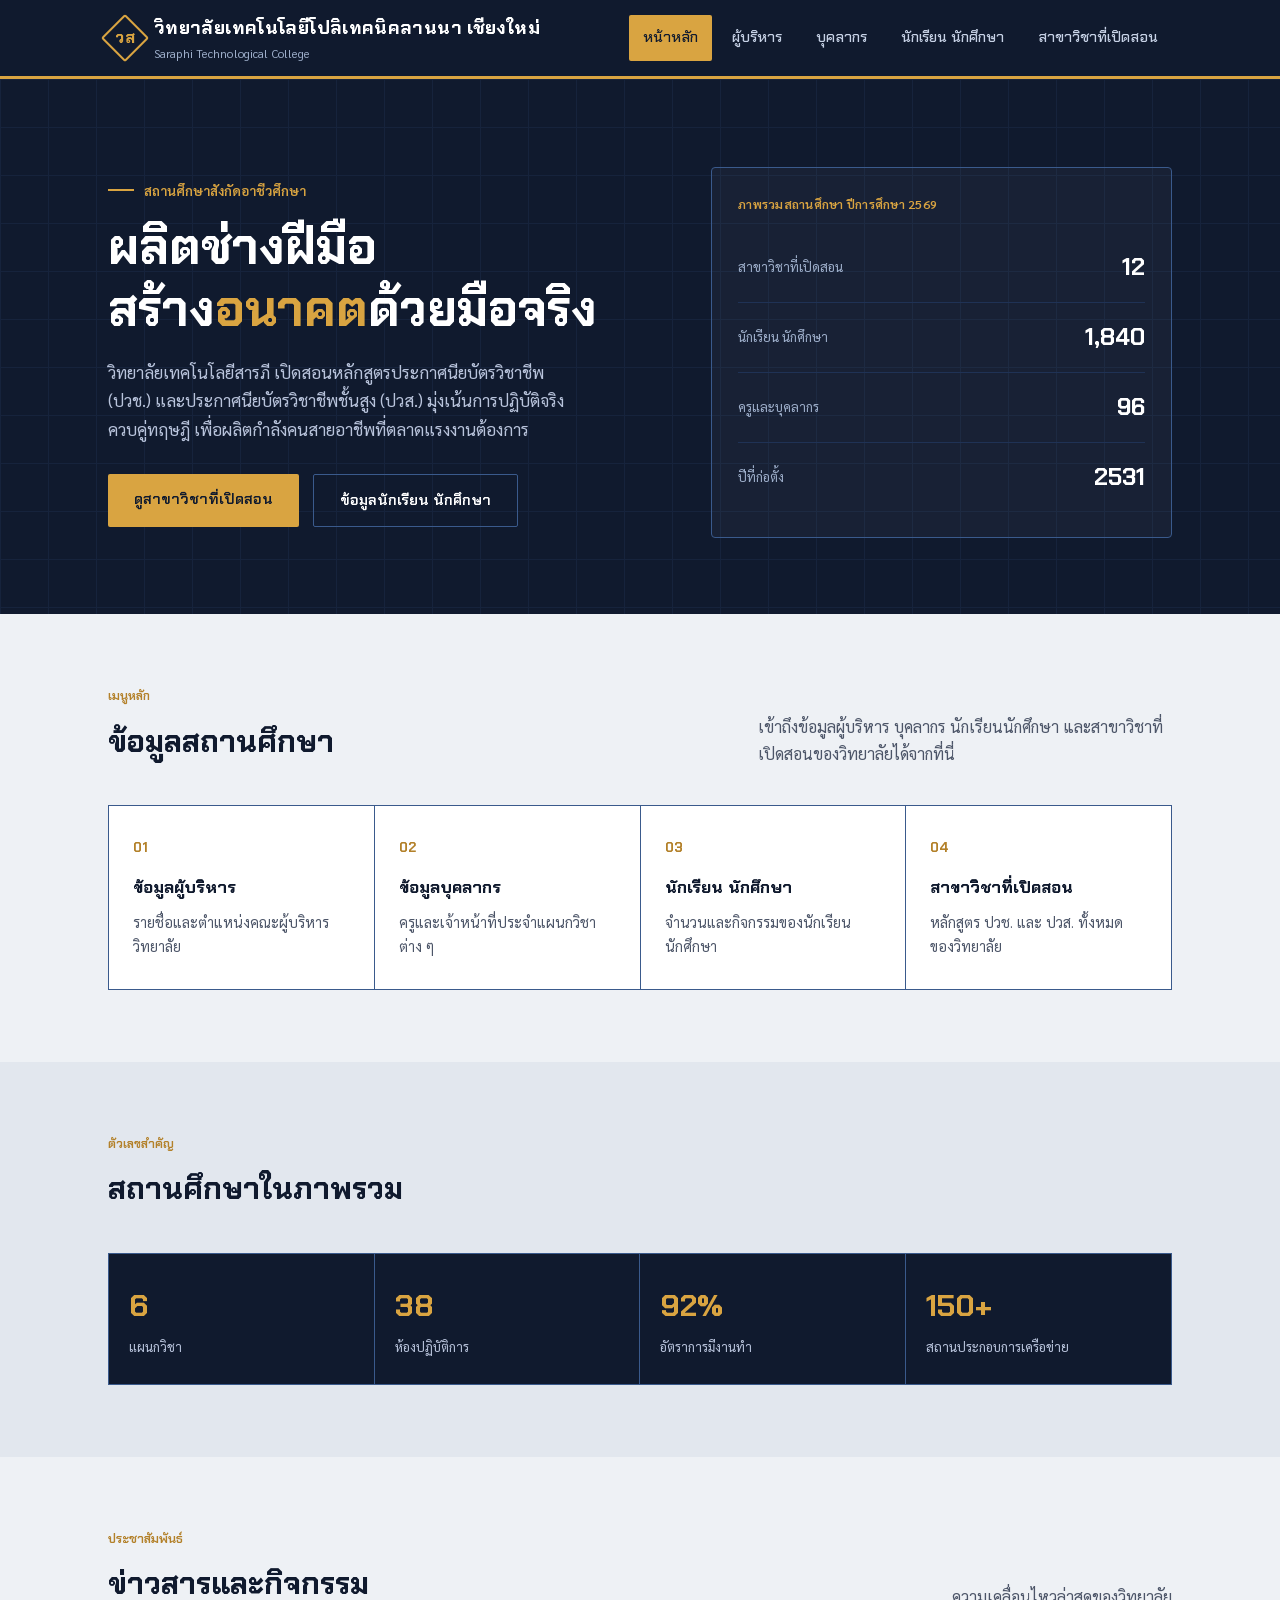
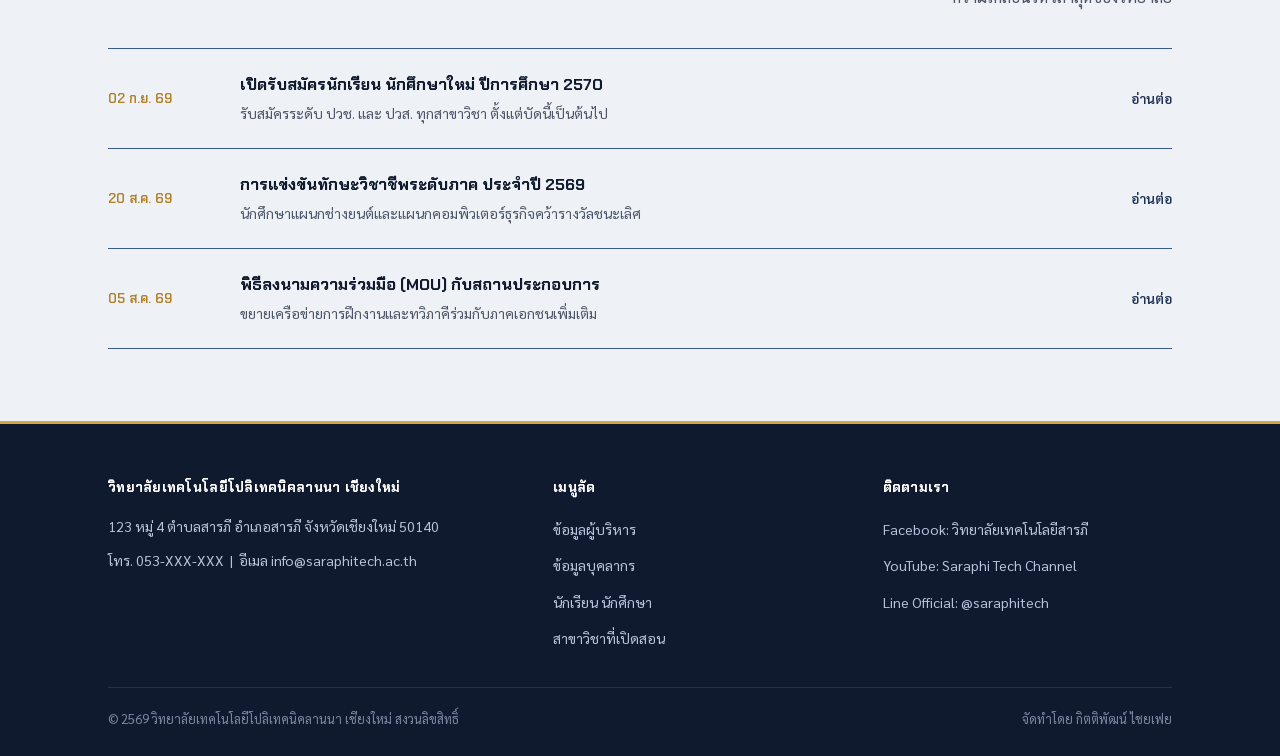
<file: index.html>
<!DOCTYPE html>
<html lang="th">
<head>
<meta charset="UTF-8">
<meta name="viewport" content="width=device-width, initial-scale=1.0">
<title>วิทยาลัยเทคโนโลยีโปลิเทคนิคลานนา เชียงใหม่ | หน้าหลัก</title>
<link rel="stylesheet" href="style.css">
</head>
<body>

<header class="site-header">
  <div class="wrap">
    <a class="brand" href="index.html">
      <span class="mark"><span>วส</span></span>
      <span>
      วิทยาลัยเทคโนโลยีโปลิเทคนิคลานนา เชียงใหม่
        <small>Saraphi Technological College</small>
      </span>
    </a>
    <button class="nav-toggle" aria-label="เปิดเมนู">
      <span></span><span></span><span></span>
    </button>
    <nav class="nav">
      <a href="index.html" class="active">หน้าหลัก</a>
      <a href="executives.html">ผู้บริหาร</a>
      <a href="staff.html">บุคลากร</a>
      <a href="students.html">นักเรียน นักศึกษา</a>
      <a href="programs.html">สาขาวิชาที่เปิดสอน</a>
    </nav>
  </div>
</header>

<section class="hero">
  <div class="wrap">
    <div>
      <p class="hero-eyebrow">สถานศึกษาสังกัดอาชีวศึกษา</p>
      <h1>ผลิตช่างฝีมือ<br>สร้าง<em>อนาคต</em>ด้วยมือจริง</h1>
      <p class="lead">วิทยาลัยเทคโนโลยีสารภี เปิดสอนหลักสูตรประกาศนียบัตรวิชาชีพ (ปวช.) และประกาศนียบัตรวิชาชีพชั้นสูง (ปวส.) มุ่งเน้นการปฏิบัติจริงควบคู่ทฤษฎี เพื่อผลิตกำลังคนสายอาชีพที่ตลาดแรงงานต้องการ</p>
      <div class="hero-actions">
        <a href="programs.html" class="btn btn-primary">ดูสาขาวิชาที่เปิดสอน</a>
        <a href="students.html" class="btn btn-ghost">ข้อมูลนักเรียน นักศึกษา</a>
      </div>
    </div>
    <div class="hero-panel">
      <p class="panel-title">ภาพรวมสถานศึกษา ปีการศึกษา 2569</p>
      <div class="stat-row">
        <span class="stat-label">สาขาวิชาที่เปิดสอน</span>
        <span class="stat-num">12</span>
      </div>
      <div class="stat-row">
        <span class="stat-label">นักเรียน นักศึกษา</span>
        <span class="stat-num">1,840</span>
      </div>
      <div class="stat-row">
        <span class="stat-label">ครูและบุคลากร</span>
        <span class="stat-num">96</span>
      </div>
      <div class="stat-row">
        <span class="stat-label">ปีที่ก่อตั้ง</span>
        <span class="stat-num">2531</span>
      </div>
    </div>
  </div>
</section>

<section class="section">
  <div class="wrap">
    <div class="section-head">
      <div>
        <p class="tag">เมนูหลัก</p>
        <h2>ข้อมูลสถานศึกษา</h2>
      </div>
      <p>เข้าถึงข้อมูลผู้บริหาร บุคลากร นักเรียนนักศึกษา และสาขาวิชาที่เปิดสอนของวิทยาลัยได้จากที่นี่</p>
    </div>
    <div class="quick-grid">
      <a class="quick-card" href="executives.html">
        <p class="qn">01</p>
        <h3>ข้อมูลผู้บริหาร</h3>
        <p>รายชื่อและตำแหน่งคณะผู้บริหารวิทยาลัย</p>
      </a>
      <a class="quick-card" href="staff.html">
        <p class="qn">02</p>
        <h3>ข้อมูลบุคลากร</h3>
        <p>ครูและเจ้าหน้าที่ประจำแผนกวิชาต่าง ๆ</p>
      </a>
      <a class="quick-card" href="students.html">
        <p class="qn">03</p>
        <h3>นักเรียน นักศึกษา</h3>
        <p>จำนวนและกิจกรรมของนักเรียนนักศึกษา</p>
      </a>
      <a class="quick-card" href="programs.html">
        <p class="qn">04</p>
        <h3>สาขาวิชาที่เปิดสอน</h3>
        <p>หลักสูตร ปวช. และ ปวส. ทั้งหมดของวิทยาลัย</p>
      </a>
    </div>
  </div>
</section>

<section class="section section-alt">
  <div class="wrap">
    <div class="section-head">
      <div>
        <p class="tag">ตัวเลขสำคัญ</p>
        <h2>สถานศึกษาในภาพรวม</h2>
      </div>
    </div>
    <div class="stat-strip">
      <div class="stat-cell"><div class="n">6</div><div class="l">แผนกวิชา</div></div>
      <div class="stat-cell"><div class="n">38</div><div class="l">ห้องปฏิบัติการ</div></div>
      <div class="stat-cell"><div class="n">92%</div><div class="l">อัตราการมีงานทำ</div></div>
      <div class="stat-cell"><div class="n">150+</div><div class="l">สถานประกอบการเครือข่าย</div></div>
    </div>
  </div>
</section>

<section class="section">
  <div class="wrap">
    <div class="section-head">
      <div>
        <p class="tag">ประชาสัมพันธ์</p>
        <h2>ข่าวสารและกิจกรรม</h2>
      </div>
      <p>ความเคลื่อนไหวล่าสุดของวิทยาลัย</p>
    </div>
    <div class="news-list">
      <div class="news-item">
        <span class="news-date">02 ก.ย. 69</span>
        <div>
          <h4>เปิดรับสมัครนักเรียน นักศึกษาใหม่ ปีการศึกษา 2570</h4>
          <p>รับสมัครระดับ ปวช. และ ปวส. ทุกสาขาวิชา ตั้งแต่บัดนี้เป็นต้นไป</p>
        </div>
        <span class="news-more">อ่านต่อ</span>
      </div>
      <div class="news-item">
        <span class="news-date">20 ส.ค. 69</span>
        <div>
          <h4>การแข่งขันทักษะวิชาชีพระดับภาค ประจำปี 2569</h4>
          <p>นักศึกษาแผนกช่างยนต์และแผนกคอมพิวเตอร์ธุรกิจคว้ารางวัลชนะเลิศ</p>
        </div>
        <span class="news-more">อ่านต่อ</span>
      </div>
      <div class="news-item">
        <span class="news-date">05 ส.ค. 69</span>
        <div>
          <h4>พิธีลงนามความร่วมมือ (MOU) กับสถานประกอบการ</h4>
          <p>ขยายเครือข่ายการฝึกงานและทวิภาคีร่วมกับภาคเอกชนเพิ่มเติม</p>
        </div>
        <span class="news-more">อ่านต่อ</span>
      </div>
    </div>
  </div>
</section>

<footer class="site-footer">
  <div class="wrap">
    <div class="footer-grid">
      <div>
        <h4>วิทยาลัยเทคโนโลยีโปลิเทคนิคลานนา เชียงใหม่</h4>
        <p>123 หมู่ 4 ตำบลสารภี อำเภอสารภี จังหวัดเชียงใหม่ 50140</p>
        <p>โทร. 053-XXX-XXX &nbsp;|&nbsp; อีเมล info@saraphitech.ac.th</p>
      </div>
      <div>
        <h4>เมนูลัด</h4>
        <ul>
          <li><a href="executives.html">ข้อมูลผู้บริหาร</a></li>
          <li><a href="staff.html">ข้อมูลบุคลากร</a></li>
          <li><a href="students.html">นักเรียน นักศึกษา</a></li>
          <li><a href="programs.html">สาขาวิชาที่เปิดสอน</a></li>
        </ul>
      </div>
      <div>
        <h4>ติดตามเรา</h4>
        <ul>
          <li><a href="#">Facebook: วิทยาลัยเทคโนโลยีสารภี</a></li>
          <li><a href="#">YouTube: Saraphi Tech Channel</a></li>
          <li><a href="#">Line Official: @saraphitech</a></li>
        </ul>
      </div>
    </div>
    <div class="footer-bottom">
      <span>© 2569  วิทยาลัยเทคโนโลยีโปลิเทคนิคลานนา เชียงใหม่ สงวนลิขสิทธิ์</span>
      <span>จัดทำโดย กิตติพัฒน์ ไชยเฟย</span>
    </div>
  </div>
</footer>

<script src="nav.js"></script>
</body>
</html>
</file>
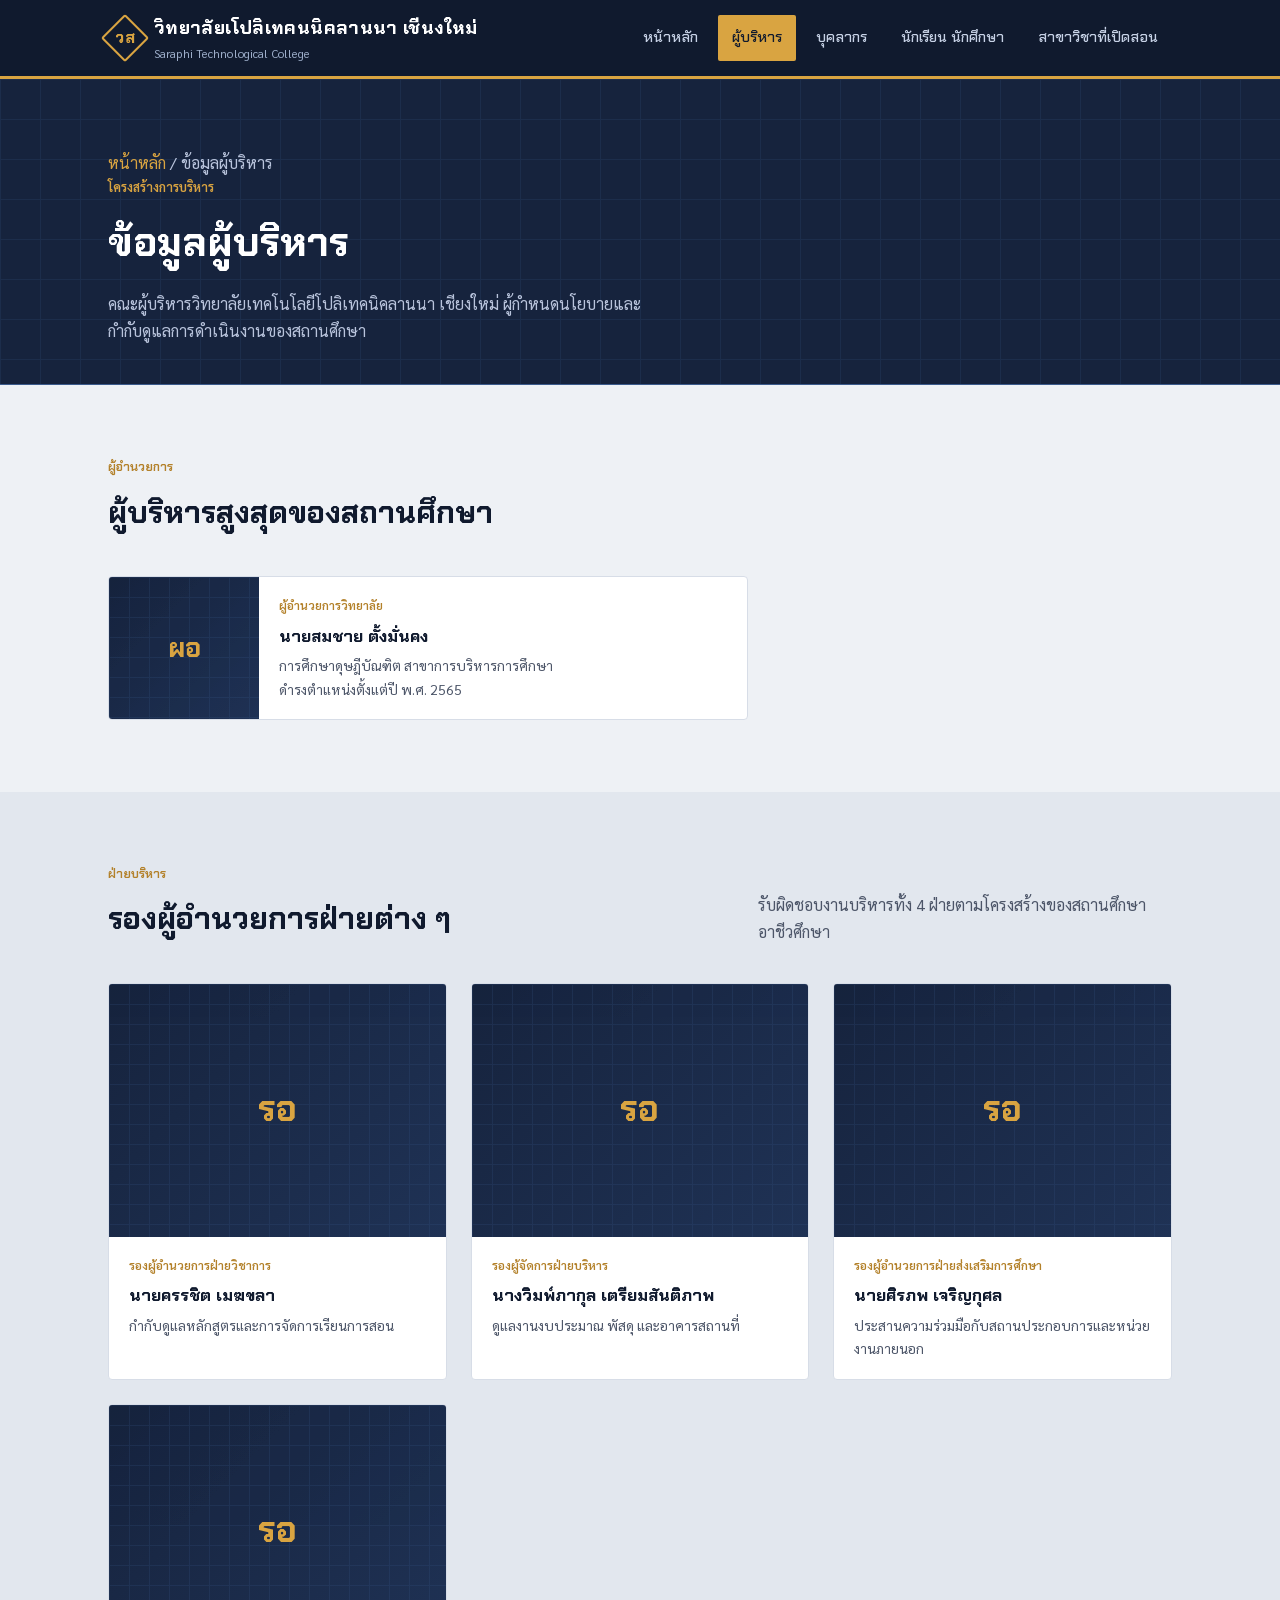
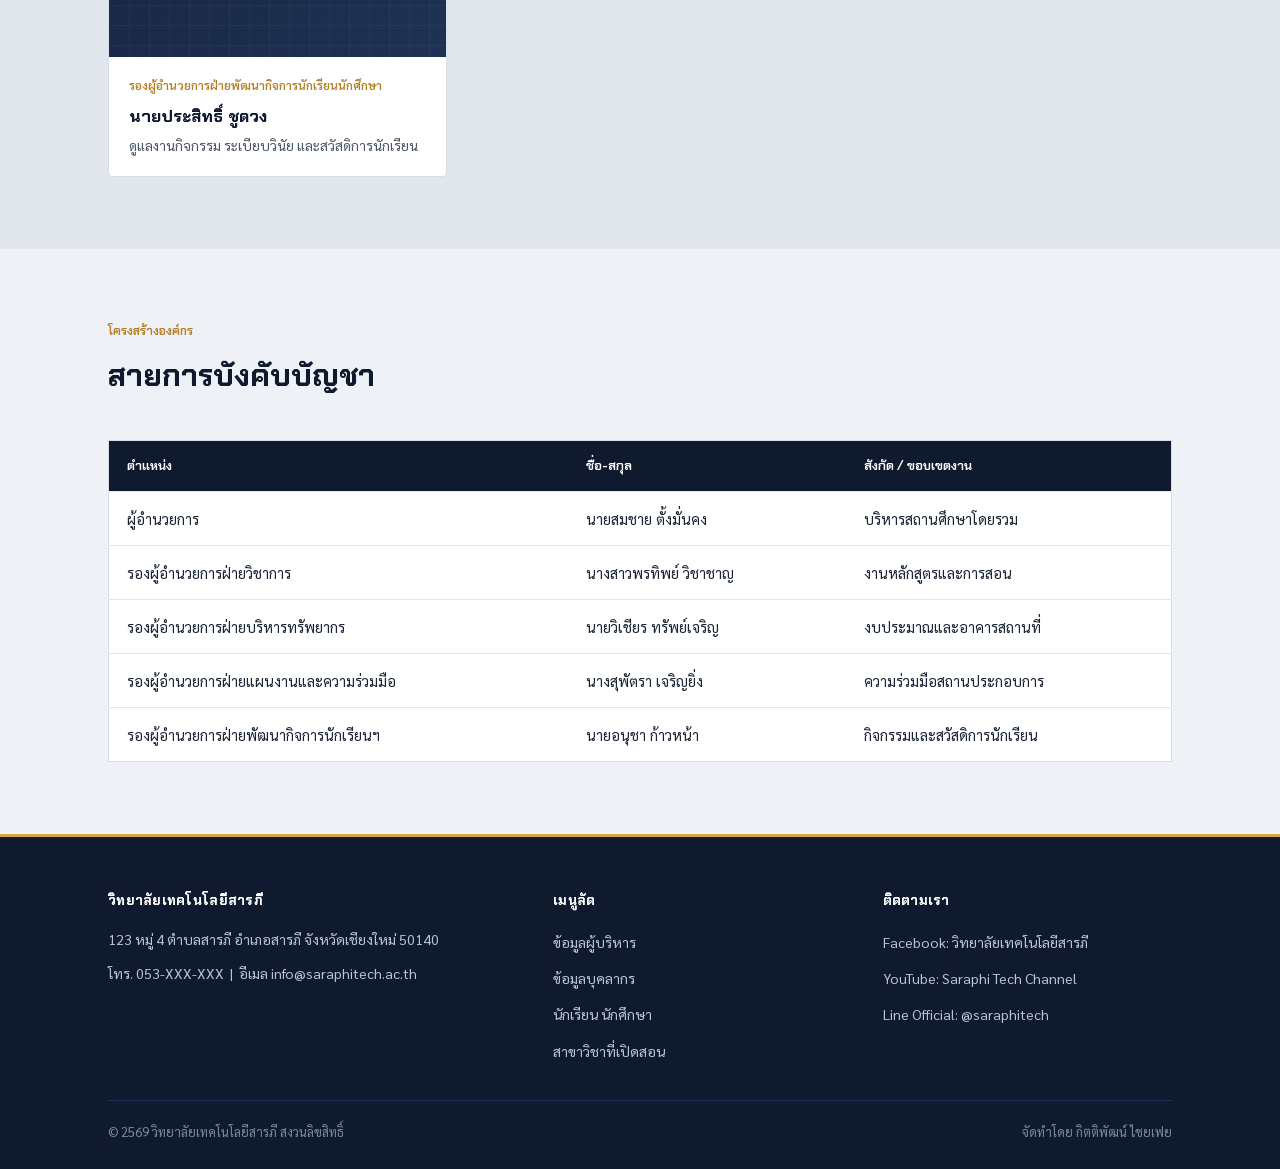
<file: executives.html>
<!DOCTYPE html>
<html lang="th">
<head>
<meta charset="UTF-8">
<meta name="viewport" content="width=device-width, initial-scale=1.0">
<title>ข้อมูลผู้บริหาร | วิทยาลัยเทคโนโลยีโปลิเทคนิคลานนา เชียงใหม่</title>
<link rel="stylesheet" href="style.css">
</head>
<body>

<header class="site-header">
  <div class="wrap">
    <a class="brand" href="index.html">
      <span class="mark"><span>วส</span></span>
      <span>
        วิทยาลัยเโปลิเทคนนิคลานนา เชีนงใหม่
        <small>Saraphi Technological College</small>
      </span>
    </a>
    <button class="nav-toggle" aria-label="เปิดเมนู">
      <span></span><span></span><span></span>
    </button>
    <nav class="nav">
      <a href="index.html">หน้าหลัก</a>
      <a href="executives.html" class="active">ผู้บริหาร</a>
      <a href="staff.html">บุคลากร</a>
      <a href="students.html">นักเรียน นักศึกษา</a>
      <a href="programs.html">สาขาวิชาที่เปิดสอน</a>
    </nav>
  </div>
</header>

<section class="page-banner">
  <div class="wrap">
    <p class="crumb"><a href="index.html">หน้าหลัก</a> / ข้อมูลผู้บริหาร</p>
    <p class="eyebrow">โครงสร้างการบริหาร</p>
    <h1>ข้อมูลผู้บริหาร</h1>
    <p>คณะผู้บริหารวิทยาลัยเทคโนโลยีโปลิเทคนิคลานนา เชียงใหม่ ผู้กำหนดนโยบายและกำกับดูแลการดำเนินงานของสถานศึกษา</p>
  </div>
</section>

<section class="section">
  <div class="wrap">
    <div class="section-head">
      <div>
        <p class="tag">ผู้อำนวยการ</p>
        <h2>ผู้บริหารสูงสุดของสถานศึกษา</h2>
      </div>
    </div>
    <div class="person-card wide" style="max-width:640px;">
      <div class="person-photo"><span class="person-initial">ผอ</span></div>
      <div class="person-body">
        <p class="person-role">ผู้อำนวยการวิทยาลัย</p>
        <h3 class="person-name">นายสมชาย ตั้งมั่นคง</h3>
        <p class="person-dept">การศึกษาดุษฎีบัณฑิต สาขาการบริหารการศึกษา<br>ดำรงตำแหน่งตั้งแต่ปี พ.ศ. 2565</p>
      </div>
    </div>
  </div>
</section>

<section class="section section-alt">
  <div class="wrap">
    <div class="section-head">
      <div>
        <p class="tag">ฝ่ายบริหาร</p>
        <h2>รองผู้อำนวยการฝ่ายต่าง ๆ</h2>
      </div>
      <p>รับผิดชอบงานบริหารทั้ง 4 ฝ่ายตามโครงสร้างของสถานศึกษาอาชีวศึกษา</p>
    </div>
    <div class="people-grid">
      <div class="person-card">
        <div class="person-photo"><span class="person-initial">รอ</span></div>
        <div class="person-body">
          <p class="person-role">รองผู้อำนวยการฝ่ายวิชาการ</p>
          <h3 class="person-name">นายครรชิต เมฆขลา</h3>
          <p class="person-dept">กำกับดูแลหลักสูตรและการจัดการเรียนการสอน</p>
        </div>
      </div>
      <div class="person-card">
        <div class="person-photo"><span class="person-initial">รอ</span></div>
        <div class="person-body">
          <p class="person-role">รองผู้จัดการฝ่ายบริหาร</p>
          <h3 class="person-name">นางวิมพ์ภากุล เตรียมสันติภาพ</h3>
          <p class="person-dept">ดูแลงานงบประมาณ พัสดุ และอาคารสถานที่</p>
        </div>
      </div>
      <div class="person-card">
        <div class="person-photo"><span class="person-initial">รอ</span></div>
        <div class="person-body">
          <p class="person-role">รองผู้อำนวยการฝ่ายส่งเสริมการศึกษา</p>
          <h3 class="person-name">นายศิรภพ เจริญกุศล</h3>
          <p class="person-dept">ประสานความร่วมมือกับสถานประกอบการและหน่วยงานภายนอก</p>
        </div>
      </div>
      <div class="person-card">
        <div class="person-photo"><span class="person-initial">รอ</span></div>
        <div class="person-body">
          <p class="person-role">รองผู้อำนวยการฝ่ายพัฒนากิจการนักเรียนนักศึกษา</p>
          <h3 class="person-name">นายประสิทธิ์ ชูดวง</h3>
          <p class="person-dept">ดูแลงานกิจกรรม ระเบียบวินัย และสวัสดิการนักเรียน</p>
        </div>
      </div>
    </div>
  </div>
</section>

<section class="section">
  <div class="wrap">
    <div class="section-head">
      <div>
        <p class="tag">โครงสร้างองค์กร</p>
        <h2>สายการบังคับบัญชา</h2>
      </div>
    </div>
    <table class="data-table">
      <thead>
        <tr><th>ตำแหน่ง</th><th>ชื่อ-สกุล</th><th>สังกัด / ขอบเขตงาน</th></tr>
      </thead>
      <tbody>
        <tr><td>ผู้อำนวยการ</td><td>นายสมชาย ตั้งมั่นคง</td><td>บริหารสถานศึกษาโดยรวม</td></tr>
        <tr><td>รองผู้อำนวยการฝ่ายวิชาการ</td><td>นางสาวพรทิพย์ วิชาชาญ</td><td>งานหลักสูตรและการสอน</td></tr>
        <tr><td>รองผู้อำนวยการฝ่ายบริหารทรัพยากร</td><td>นายวิเชียร ทรัพย์เจริญ</td><td>งบประมาณและอาคารสถานที่</td></tr>
        <tr><td>รองผู้อำนวยการฝ่ายแผนงานและความร่วมมือ</td><td>นางสุพัตรา เจริญยิ่ง</td><td>ความร่วมมือสถานประกอบการ</td></tr>
        <tr><td>รองผู้อำนวยการฝ่ายพัฒนากิจการนักเรียนฯ</td><td>นายอนุชา ก้าวหน้า</td><td>กิจกรรมและสวัสดิการนักเรียน</td></tr>
      </tbody>
    </table>
  </div>
</section>

<footer class="site-footer">
  <div class="wrap">
    <div class="footer-grid">
      <div>
        <h4>วิทยาลัยเทคโนโลยีสารภี</h4>
        <p>123 หมู่ 4 ตำบลสารภี อำเภอสารภี จังหวัดเชียงใหม่ 50140</p>
        <p>โทร. 053-XXX-XXX &nbsp;|&nbsp; อีเมล info@saraphitech.ac.th</p>
      </div>
      <div>
        <h4>เมนูลัด</h4>
        <ul>
          <li><a href="executives.html">ข้อมูลผู้บริหาร</a></li>
          <li><a href="staff.html">ข้อมูลบุคลากร</a></li>
          <li><a href="students.html">นักเรียน นักศึกษา</a></li>
          <li><a href="programs.html">สาขาวิชาที่เปิดสอน</a></li>
        </ul>
      </div>
      <div>
        <h4>ติดตามเรา</h4>
        <ul>
          <li><a href="#">Facebook: วิทยาลัยเทคโนโลยีสารภี</a></li>
          <li><a href="#">YouTube: Saraphi Tech Channel</a></li>
          <li><a href="#">Line Official: @saraphitech</a></li>
        </ul>
      </div>
    </div>
    <div class="footer-bottom">
      <span>© 2569 วิทยาลัยเทคโนโลยีสารภี สงวนลิขสิทธิ์</span>
      <span>จัดทำโดย กิตติพัฒน์ ไชยเฟย</span>
    </div>
  </div>
</footer>

<script src="nav.js"></script>
</body>
</html>
</file>
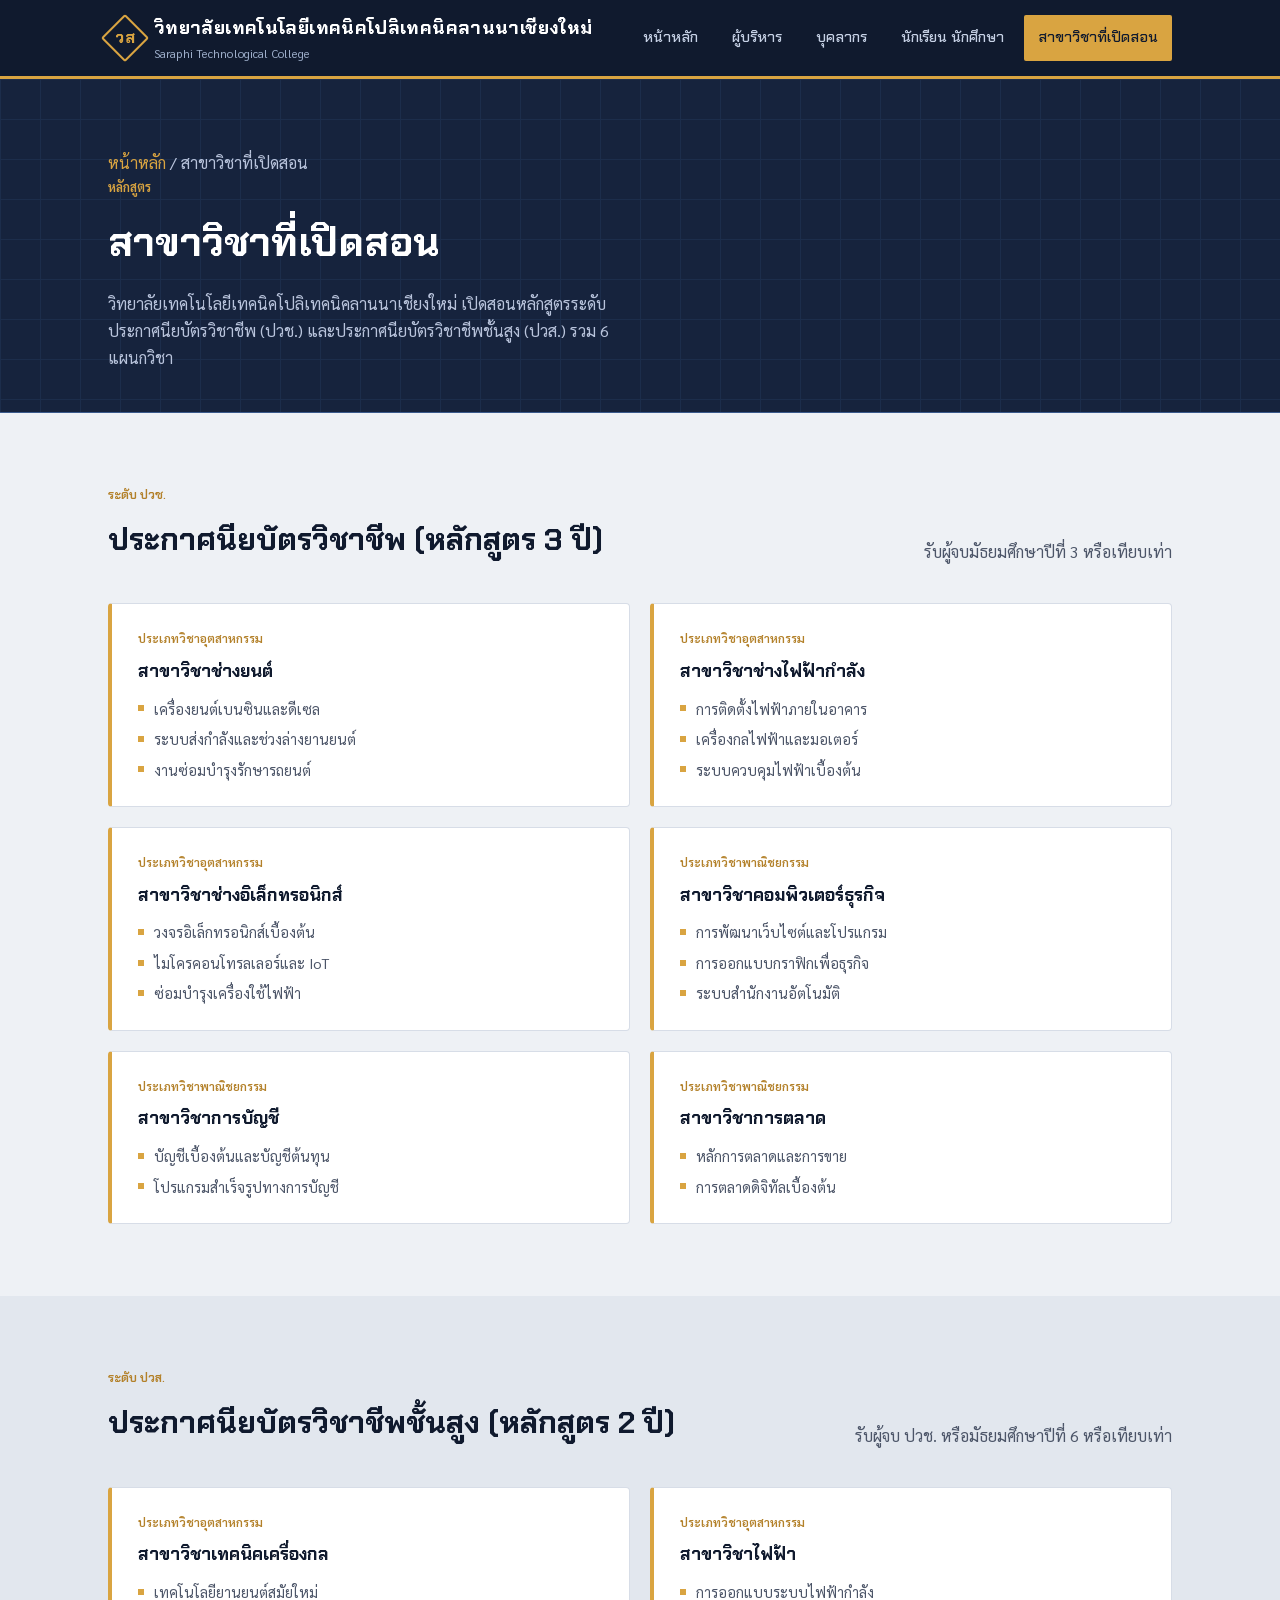
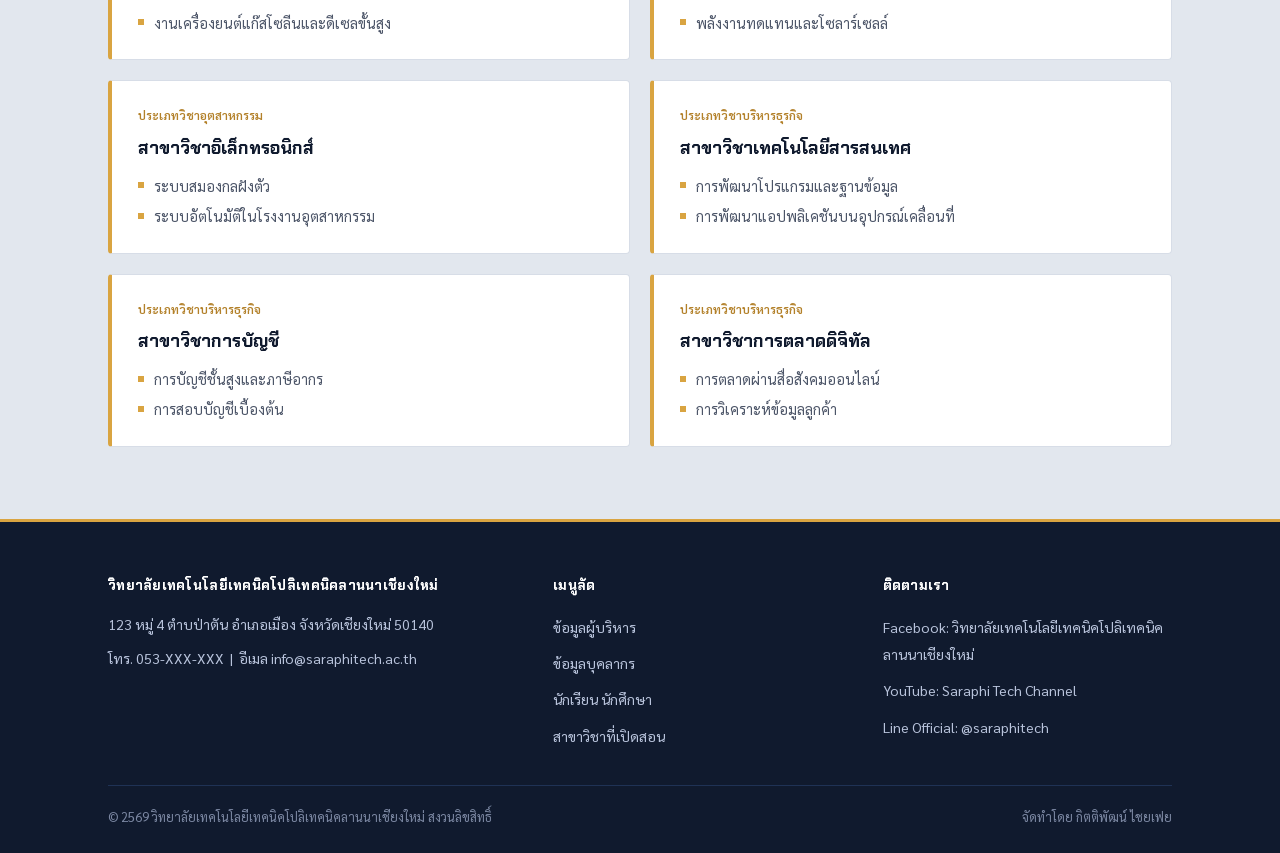
<file: programs.html>
<!DOCTYPE html>
<html lang="th">
<head>
<meta charset="UTF-8">
<meta name="viewport" content="width=device-width, initial-scale=1.0">
<title>สาขาวิชาที่เปิดสอน | วิทยาลัยเทคโนโลยีเทคนิคโปลิเทคนิคลานนาเชียงใหม่</title>
<link rel="stylesheet" href="style.css">
</head>
<body>

<header class="site-header">
  <div class="wrap">
    <a class="brand" href="index.html">
      <span class="mark"><span>วส</span></span>
      <span>
        วิทยาลัยเทคโนโลยีเทคนิคโปลิเทคนิคลานนาเชียงใหม่
        <small>Saraphi Technological College</small>
      </span>
    </a>
    <button class="nav-toggle" aria-label="เปิดเมนู">
      <span></span><span></span><span></span>
    </button>
    <nav class="nav">
      <a href="index.html">หน้าหลัก</a>
      <a href="executives.html">ผู้บริหาร</a>
      <a href="staff.html">บุคลากร</a>
      <a href="students.html">นักเรียน นักศึกษา</a>
      <a href="programs.html" class="active">สาขาวิชาที่เปิดสอน</a>
    </nav>
  </div>
</header>

<section class="page-banner">
  <div class="wrap">
    <p class="crumb"><a href="index.html">หน้าหลัก</a> / สาขาวิชาที่เปิดสอน</p>
    <p class="eyebrow">หลักสูตร</p>
    <h1>สาขาวิชาที่เปิดสอน</h1>
    <p> วิทยาลัยเทคโนโลยีเทคนิคโปลิเทคนิคลานนาเชียงใหม่ เปิดสอนหลักสูตรระดับประกาศนียบัตรวิชาชีพ (ปวช.) และประกาศนียบัตรวิชาชีพชั้นสูง (ปวส.) รวม 6 แผนกวิชา</p>
  </div>
</section>

<section class="section">
  <div class="wrap">
    <div class="section-head">
      <div>
        <p class="tag">ระดับ ปวช.</p>
        <h2>ประกาศนียบัตรวิชาชีพ (หลักสูตร 3 ปี)</h2>
      </div>
      <p>รับผู้จบมัธยมศึกษาปีที่ 3 หรือเทียบเท่า</p>
    </div>
    <div class="program-grid">
      <div class="program-card">
        <p class="level">ประเภทวิชาอุตสาหกรรม</p>
        <h3>สาขาวิชาช่างยนต์</h3>
        <ul>
          <li>เครื่องยนต์เบนซินและดีเซล</li>
          <li>ระบบส่งกำลังและช่วงล่างยานยนต์</li>
          <li>งานซ่อมบำรุงรักษารถยนต์</li>
        </ul>
      </div>
      <div class="program-card">
        <p class="level">ประเภทวิชาอุตสาหกรรม</p>
        <h3>สาขาวิชาช่างไฟฟ้ากำลัง</h3>
        <ul>
          <li>การติดตั้งไฟฟ้าภายในอาคาร</li>
          <li>เครื่องกลไฟฟ้าและมอเตอร์</li>
          <li>ระบบควบคุมไฟฟ้าเบื้องต้น</li>
        </ul>
      </div>
      <div class="program-card">
        <p class="level">ประเภทวิชาอุตสาหกรรม</p>
        <h3>สาขาวิชาช่างอิเล็กทรอนิกส์</h3>
        <ul>
          <li>วงจรอิเล็กทรอนิกส์เบื้องต้น</li>
          <li>ไมโครคอนโทรลเลอร์และ IoT</li>
          <li>ซ่อมบำรุงเครื่องใช้ไฟฟ้า</li>
        </ul>
      </div>
      <div class="program-card">
        <p class="level">ประเภทวิชาพาณิชยกรรม</p>
        <h3>สาขาวิชาคอมพิวเตอร์ธุรกิจ</h3>
        <ul>
          <li>การพัฒนาเว็บไซต์และโปรแกรม</li>
          <li>การออกแบบกราฟิกเพื่อธุรกิจ</li>
          <li>ระบบสำนักงานอัตโนมัติ</li>
        </ul>
      </div>
      <div class="program-card">
        <p class="level">ประเภทวิชาพาณิชยกรรม</p>
        <h3>สาขาวิชาการบัญชี</h3>
        <ul>
          <li>บัญชีเบื้องต้นและบัญชีต้นทุน</li>
          <li>โปรแกรมสำเร็จรูปทางการบัญชี</li>
        </ul>
      </div>
      <div class="program-card">
        <p class="level">ประเภทวิชาพาณิชยกรรม</p>
        <h3>สาขาวิชาการตลาด</h3>
        <ul>
          <li>หลักการตลาดและการขาย</li>
          <li>การตลาดดิจิทัลเบื้องต้น</li>
        </ul>
      </div>
    </div>
  </div>
</section>

<section class="section section-alt">
  <div class="wrap">
    <div class="section-head">
      <div>
        <p class="tag">ระดับ ปวส.</p>
        <h2>ประกาศนียบัตรวิชาชีพชั้นสูง (หลักสูตร 2 ปี)</h2>
      </div>
      <p>รับผู้จบ ปวช. หรือมัธยมศึกษาปีที่ 6 หรือเทียบเท่า</p>
    </div>
    <div class="program-grid">
      <div class="program-card">
        <p class="level">ประเภทวิชาอุตสาหกรรม</p>
        <h3>สาขาวิชาเทคนิคเครื่องกล</h3>
        <ul>
          <li>เทคโนโลยียานยนต์สมัยใหม่</li>
          <li>งานเครื่องยนต์แก๊สโซลีนและดีเซลขั้นสูง</li>
        </ul>
      </div>
      <div class="program-card">
        <p class="level">ประเภทวิชาอุตสาหกรรม</p>
        <h3>สาขาวิชาไฟฟ้า</h3>
        <ul>
          <li>การออกแบบระบบไฟฟ้ากำลัง</li>
          <li>พลังงานทดแทนและโซลาร์เซลล์</li>
        </ul>
      </div>
      <div class="program-card">
        <p class="level">ประเภทวิชาอุตสาหกรรม</p>
        <h3>สาขาวิชาอิเล็กทรอนิกส์</h3>
        <ul>
          <li>ระบบสมองกลฝังตัว</li>
          <li>ระบบอัตโนมัติในโรงงานอุตสาหกรรม</li>
        </ul>
      </div>
      <div class="program-card">
        <p class="level">ประเภทวิชาบริหารธุรกิจ</p>
        <h3>สาขาวิชาเทคโนโลยีสารสนเทศ</h3>
        <ul>
          <li>การพัฒนาโปรแกรมและฐานข้อมูล</li>
          <li>การพัฒนาแอปพลิเคชันบนอุปกรณ์เคลื่อนที่</li>
        </ul>
      </div>
      <div class="program-card">
        <p class="level">ประเภทวิชาบริหารธุรกิจ</p>
        <h3>สาขาวิชาการบัญชี</h3>
        <ul>
          <li>การบัญชีชั้นสูงและภาษีอากร</li>
          <li>การสอบบัญชีเบื้องต้น</li>
        </ul>
      </div>
      <div class="program-card">
        <p class="level">ประเภทวิชาบริหารธุรกิจ</p>
        <h3>สาขาวิชาการตลาดดิจิทัล</h3>
        <ul>
          <li>การตลาดผ่านสื่อสังคมออนไลน์</li>
          <li>การวิเคราะห์ข้อมูลลูกค้า</li>
        </ul>
      </div>
    </div>
  </div>
</section>

<footer class="site-footer">
  <div class="wrap">
    <div class="footer-grid">
      <div>
        <h4> วิทยาลัยเทคโนโลยีเทคนิคโปลิเทคนิคลานนาเชียงใหม่</h4>
        <p>123 หมู่ 4 ตำบป่าตัน อำเภอเมือง จังหวัดเชียงใหม่ 50140</p>
        <p>โทร. 053-XXX-XXX &nbsp;|&nbsp; อีเมล info@saraphitech.ac.th</p>
      </div>
      <div>
        <h4>เมนูลัด</h4>
        <ul>
          <li><a href="executives.html">ข้อมูลผู้บริหาร</a></li>
          <li><a href="staff.html">ข้อมูลบุคลากร</a></li>
          <li><a href="students.html">นักเรียน นักศึกษา</a></li>
          <li><a href="programs.html">สาขาวิชาที่เปิดสอน</a></li>
        </ul>
      </div>
      <div>
        <h4>ติดตามเรา</h4>
        <ul>
          <li><a href="#">Facebook:  วิทยาลัยเทคโนโลยีเทคนิคโปลิเทคนิคลานนาเชียงใหม่ </a></li>
          <li><a href="#">YouTube: Saraphi Tech Channel</a></li>
          <li><a href="#">Line Official: @saraphitech</a></li>
        </ul>
      </div>
    </div>
    <div class="footer-bottom">
      <span>© 2569  วิทยาลัยเทคโนโลยีเทคนิคโปลิเทคนิคลานนาเชียงใหม่ สงวนลิขสิทธิ์</span>
      <span>จัดทำโดย กิตติพัฒน์ ไชยเฟย</span>
    </div>
  </div>
</footer>

<script src="nav.js"></script>
</body>
</html>
</file>
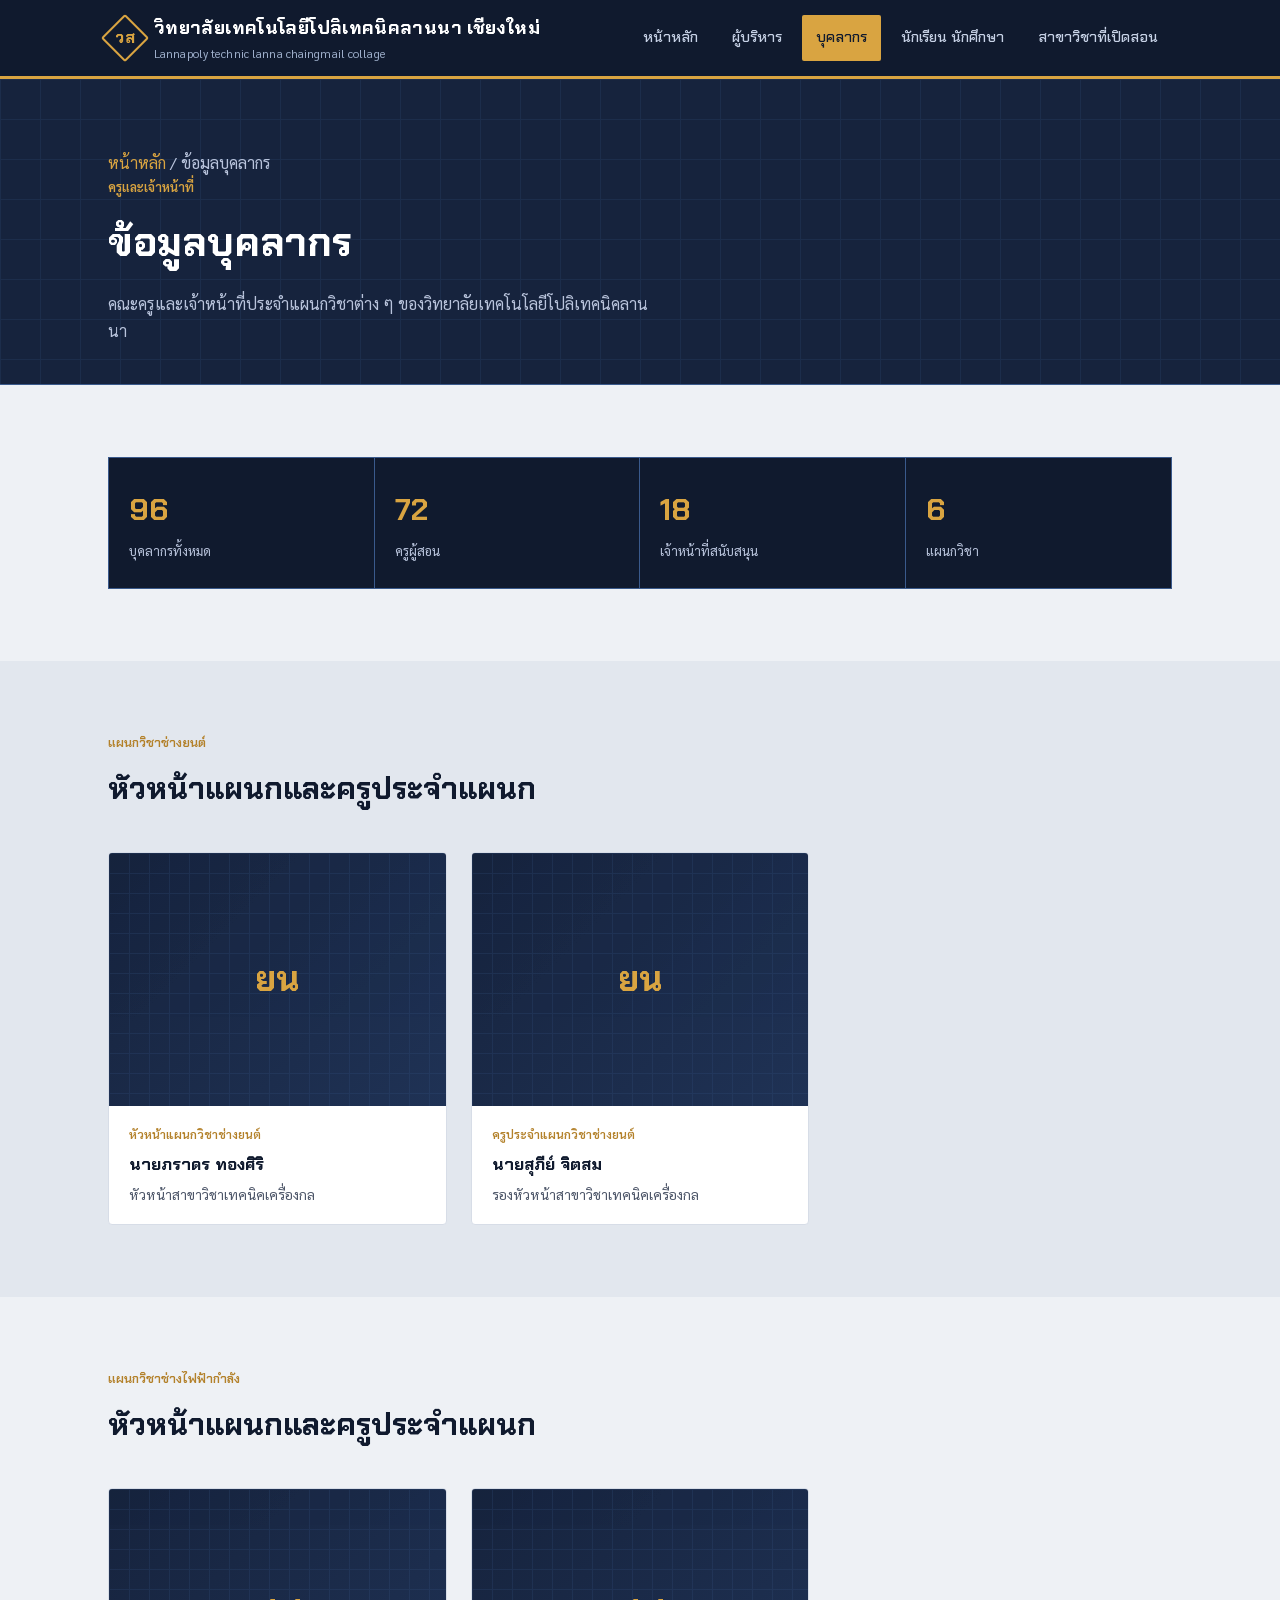
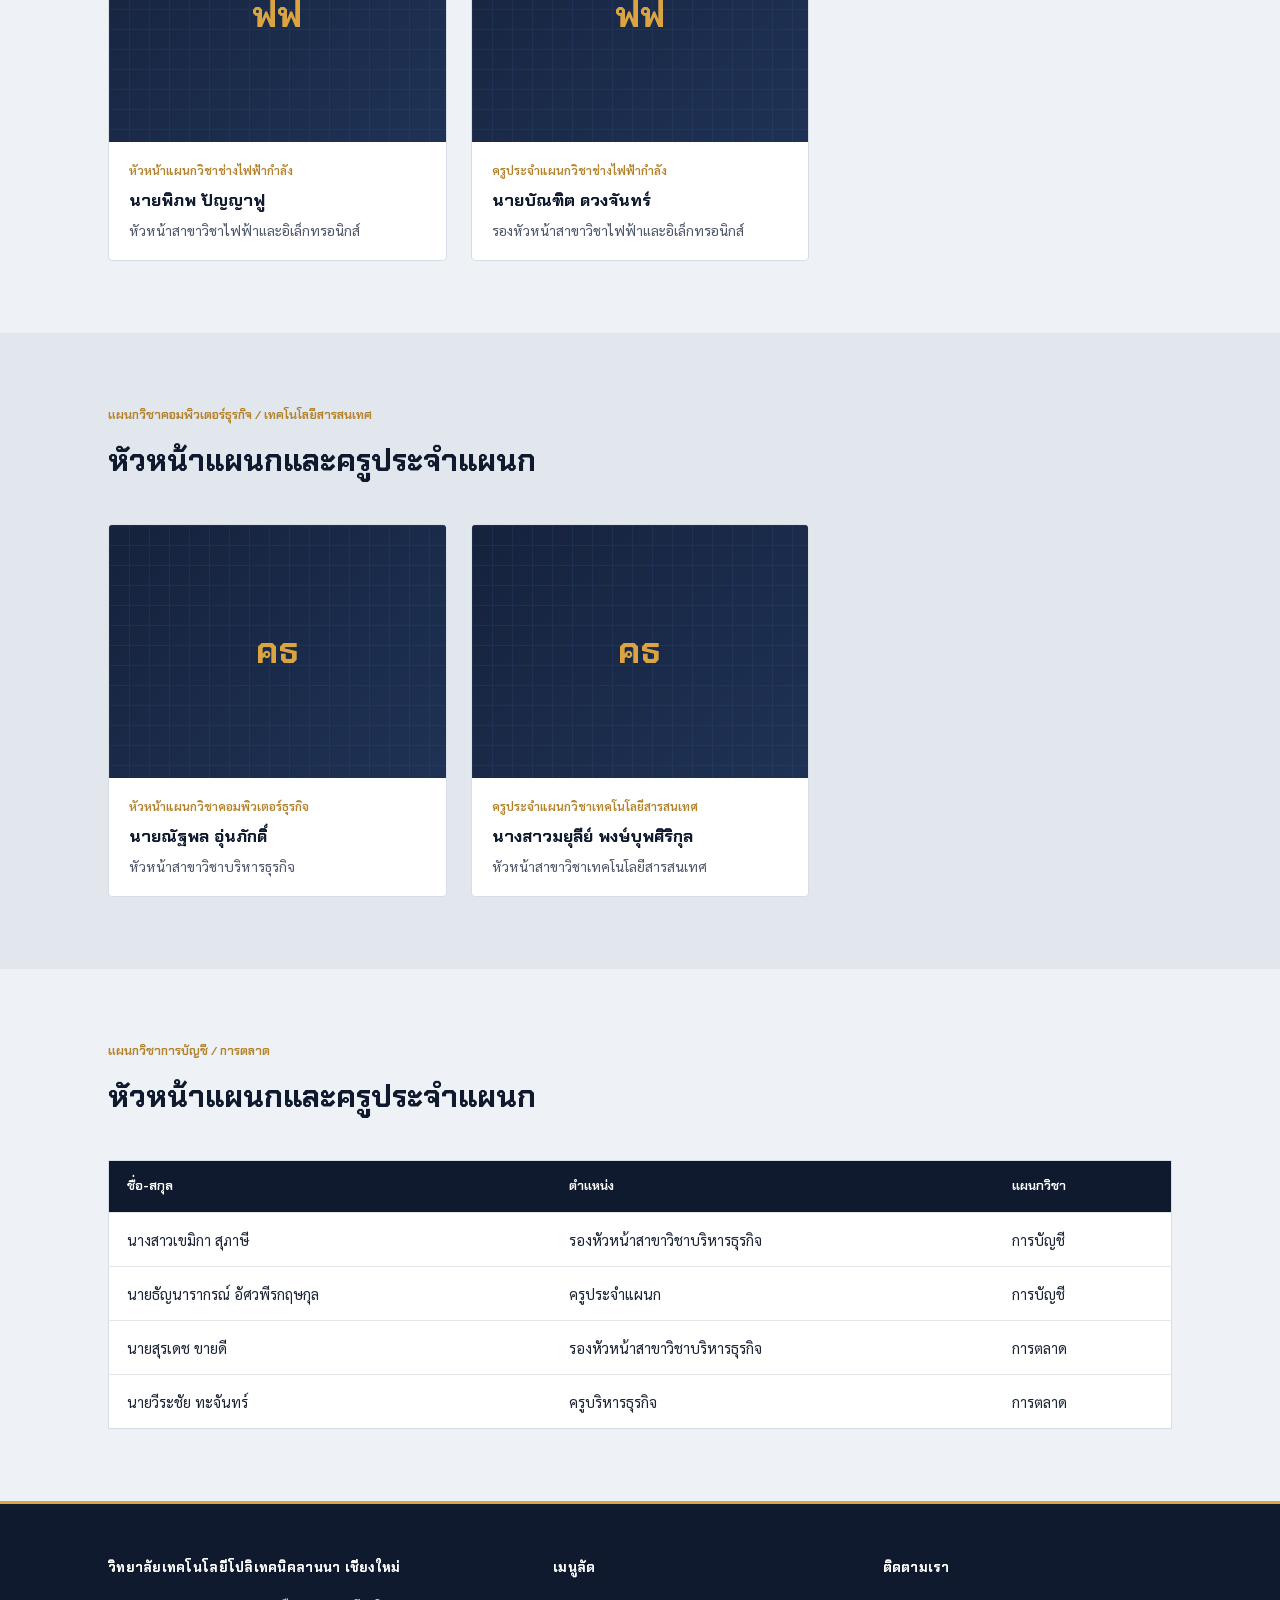
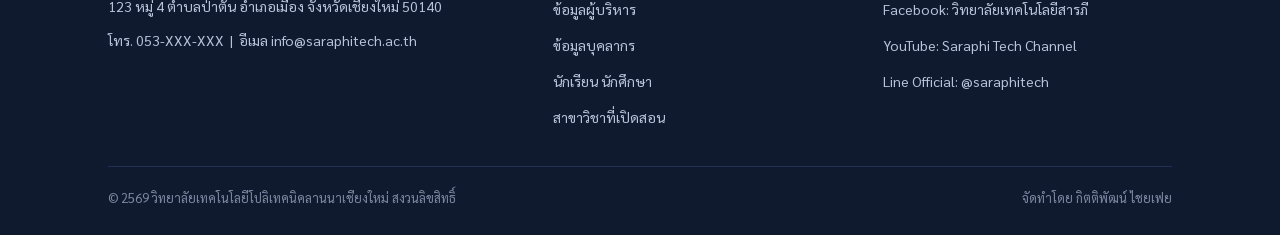
<file: staff.html>
<!DOCTYPE html>
<html lang="th">
<head>
<meta charset="UTF-8">
<meta name="viewport" content="width=device-width, initial-scale=1.0">
<title>ข้อมูลบุคลากร |  วิทยาลัยเทคโนโลยีโปลิเทคนิคลานนา</title>
<link rel="stylesheet" href="style.css">
</head>
<body>

<header class="site-header">
  <div class="wrap">
    <a class="brand" href="index.html">
      <span class="mark"><span>วส</span></span>
      <span>
      วิทยาลัยเทคโนโลยีโปลิเทคนิคลานนา เชียงใหม่
        <small>Lannapoly technic lanna chaingmail collage</small>
      </span>
    </a>
    <button class="nav-toggle" aria-label="เปิดเมนู">
      <span></span><span></span><span></span>
    </button>
    <nav class="nav">
      <a href="index.html">หน้าหลัก</a>
      <a href="executives.html">ผู้บริหาร</a>
      <a href="staff.html" class="active">บุคลากร</a>
      <a href="students.html">นักเรียน นักศึกษา</a>
      <a href="programs.html">สาขาวิชาที่เปิดสอน</a>
    </nav>
  </div>
</header>

<section class="page-banner">
  <div class="wrap">
    <p class="crumb"><a href="index.html">หน้าหลัก</a> / ข้อมูลบุคลากร</p>
    <p class="eyebrow">ครูและเจ้าหน้าที่</p>
    <h1>ข้อมูลบุคลากร</h1>
    <p>คณะครูและเจ้าหน้าที่ประจำแผนกวิชาต่าง ๆ ของวิทยาลัยเทคโนโลยีโปลิเทคนิคลานนา</p>
  </div>
</section>

<section class="section">
  <div class="wrap">
    <div class="stat-strip">
      <div class="stat-cell"><div class="n">96</div><div class="l">บุคลากรทั้งหมด</div></div>
      <div class="stat-cell"><div class="n">72</div><div class="l">ครูผู้สอน</div></div>
      <div class="stat-cell"><div class="n">18</div><div class="l">เจ้าหน้าที่สนับสนุน</div></div>
      <div class="stat-cell"><div class="n">6</div><div class="l">แผนกวิชา</div></div>
    </div>
  </div>
</section>

<section class="section section-alt">
  <div class="wrap">
    <div class="section-head">
      <div>
        <p class="tag">แผนกวิชาช่างยนต์</p>
        <h2>หัวหน้าแผนกและครูประจำแผนก</h2>
      </div>
    </div>
    <div class="people-grid">
      <div class="person-card">
        <div class="person-photo"><span class="person-initial">ยน</span></div>
        <div class="person-body">
          <p class="person-role">หัวหน้าแผนกวิชาช่างยนต์</p>
          <h3 class="person-name">นายภราดร ทองศิริ</h3>
          <p class="person-dept">หัวหน้าสาขาวิชาเทคนิคเครื่องกล</p>
        </div>
      </div>
      <div class="person-card">
        <div class="person-photo"><span class="person-initial">ยน</span></div>
        <div class="person-body">
          <p class="person-role">ครูประจำแผนกวิชาช่างยนต์</p>
          <h3 class="person-name">นายสุภีย์ จิตสม</h3>
          <p class="person-dept">รองหัวหน้าสาขาวิชาเทคนิคเครื่องกล</p>
        </div>
      </div>
    </div>
  </div>
</section>

<section class="section">
  <div class="wrap">
    <div class="section-head">
      <div>
        <p class="tag">แผนกวิชาช่างไฟฟ้ากำลัง</p>
        <h2>หัวหน้าแผนกและครูประจำแผนก</h2>
      </div>
    </div>
    <div class="people-grid">
      <div class="person-card">
        <div class="person-photo"><span class="person-initial">ฟฟ</span></div>
        <div class="person-body">
          <p class="person-role">หัวหน้าแผนกวิชาช่างไฟฟ้ากำลัง</p>
          <h3 class="person-name">นายพิภพ ปัญญาฟู</h3>
          <p class="person-dept">หัวหน้าสาขาวิชาไฟฟ้าและอิเล็กทรอนิกส์</p>
        </div>
      </div>
      <div class="person-card">
        <div class="person-photo"><span class="person-initial">ฟฟ</span></div>
        <div class="person-body">
          <p class="person-role">ครูประจำแผนกวิชาช่างไฟฟ้ากำลัง</p>
          <h3 class="person-name">นายบัณฑิต ดวงจันทร์</h3>
          <p class="person-dept">รองหัวหน้าสาขาวิชาไฟฟ้าและอิเล็กทรอนิกส์</p>
        </div>
      </div>
    </div>
  </div>
</section>

<section class="section section-alt">
  <div class="wrap">
    <div class="section-head">
      <div>
        <p class="tag">แผนกวิชาคอมพิวเตอร์ธุรกิจ / เทคโนโลยีสารสนเทศ</p>
        <h2>หัวหน้าแผนกและครูประจำแผนก</h2>
      </div>
    </div>
    <div class="people-grid">
      <div class="person-card">
        <div class="person-photo"><span class="person-initial">คธ</span></div>
        <div class="person-body">
          <p class="person-role">หัวหน้าแผนกวิชาคอมพิวเตอร์ธุรกิจ</p>
          <h3 class="person-name">นายณัฐพล อุ่นภักดิ์</h3>
          <p class="person-dept">หัวหน้าสาขาวิชาบริหารธุรกิจ</p>
        </div>
      </div>
      <div class="person-card">
        <div class="person-photo"><span class="person-initial">คธ</span></div>
        <div class="person-body">
          <p class="person-role">ครูประจำแผนกวิชาเทคโนโลยีสารสนเทศ</p>
          <h3 class="person-name">นางสาวมยุลีย์ พงษ์บุพศิริกุล</h3>
          <p class="person-dept">หัวหน้าสาขาวิชาเทคโนโลยีสารสนเทศ</p>
        </div>
      </div>
    </div>
  </div>
</section>

<section class="section">
  <div class="wrap">
    <div class="section-head">
      <div>
        <p class="tag">แผนกวิชาการบัญชี / การตลาด</p>
        <h2>หัวหน้าแผนกและครูประจำแผนก</h2>
      </div>
    </div>
    <table class="data-table">
      <thead>
        <tr><th>ชื่อ-สกุล</th><th>ตำแหน่ง</th><th>แผนกวิชา</th></tr>
      </thead>
      <tbody>
        <tr><td>นางสาวเขมิกา สุภาษี</td><td>รองหัวหน้าสาขาวิชาบริหารธุรกิจ</td><td>การบัญชี</td></tr>
        <tr><td>นายธัญนารากรณ์ อัศวพีรกฤษกุล</td><td>ครูประจำแผนก</td><td>การบัญชี</td></tr>
        <tr><td>นายสุรเดช ขายดี</td><td>รองหัวหน้าสาขาวิชาบริหารธุรกิจ</td><td>การตลาด</td></tr>
        <tr><td>นายวีระชัย ทะจันทร์</td><td>ครูบริหารธุรกิจ</td><td>การตลาด</td></tr>
      </tbody>
    </table>
  </div>
</section>

<footer class="site-footer">
  <div class="wrap">
    <div class="footer-grid">
      <div>
        <h4>วิทยาลัยเทคโนโลยีโปลิเทคนิคลานนา เชียงใหม่</h4>
        <p>123 หมู่ 4 ตำบลป่าตัน อำเภอเมือง จังหวัดเชียงใหม่ 50140</p>
        <p>โทร. 053-XXX-XXX &nbsp;|&nbsp; อีเมล info@saraphitech.ac.th</p>
      </div>
      <div>
        <h4>เมนูลัด</h4>
        <ul>
          <li><a href="executives.html">ข้อมูลผู้บริหาร</a></li>
          <li><a href="staff.html">ข้อมูลบุคลากร</a></li>
          <li><a href="students.html">นักเรียน นักศึกษา</a></li>
          <li><a href="programs.html">สาขาวิชาที่เปิดสอน</a></li>
        </ul>
      </div>
      <div>
        <h4>ติดตามเรา</h4>
        <ul>
          <li><a href="#">Facebook: วิทยาลัยเทคโนโลยีสารภี</a></li>
          <li><a href="#">YouTube: Saraphi Tech Channel</a></li>
          <li><a href="#">Line Official: @saraphitech</a></li>
        </ul>
      </div>
    </div>
    <div class="footer-bottom">
      <span>© 2569 วิทยาลัยเทคโนโลยีโปลิเทคนิคลานนาเชียงใหม่ สงวนลิขสิทธิ์</span>
      <span>จัดทำโดย กิตติพัฒน์ ไชยเฟย</span>
    </div>
  </div>
</footer>

<script src="nav.js"></script>
</body>
</html>
</file>
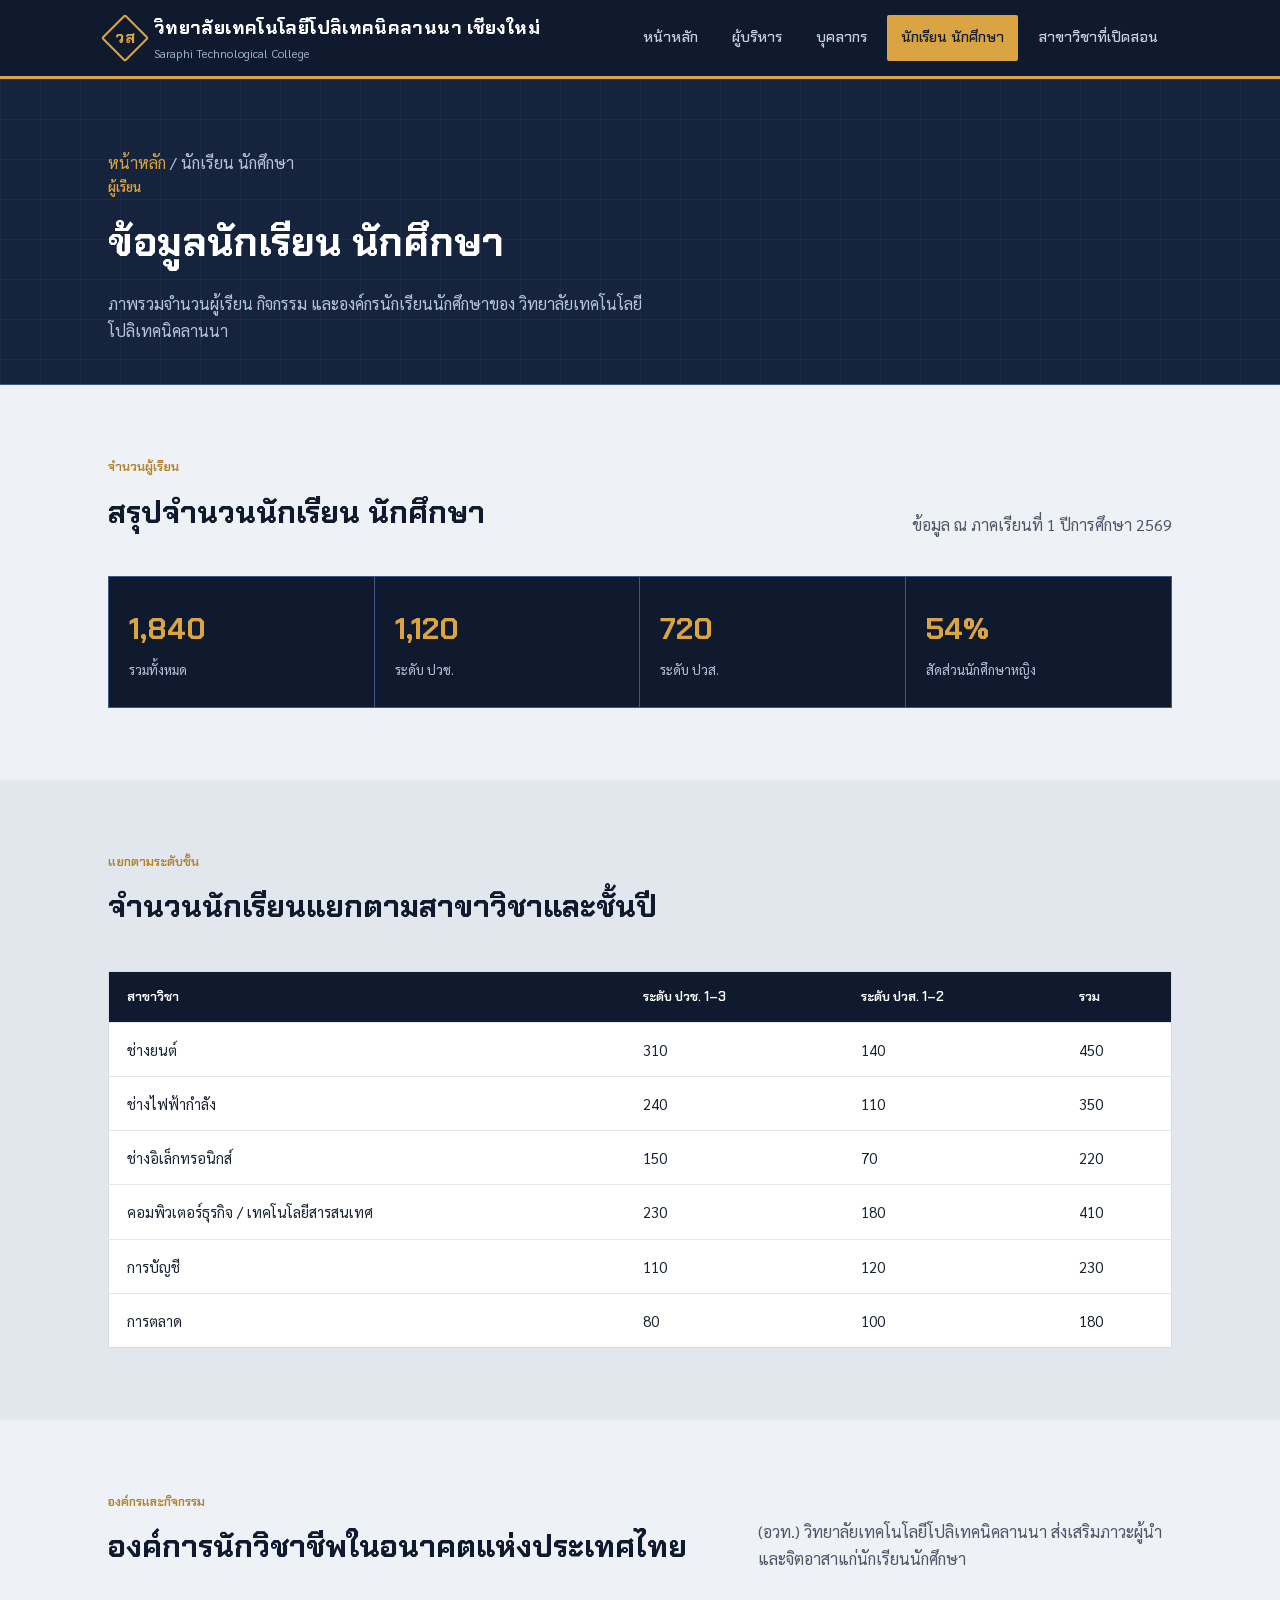
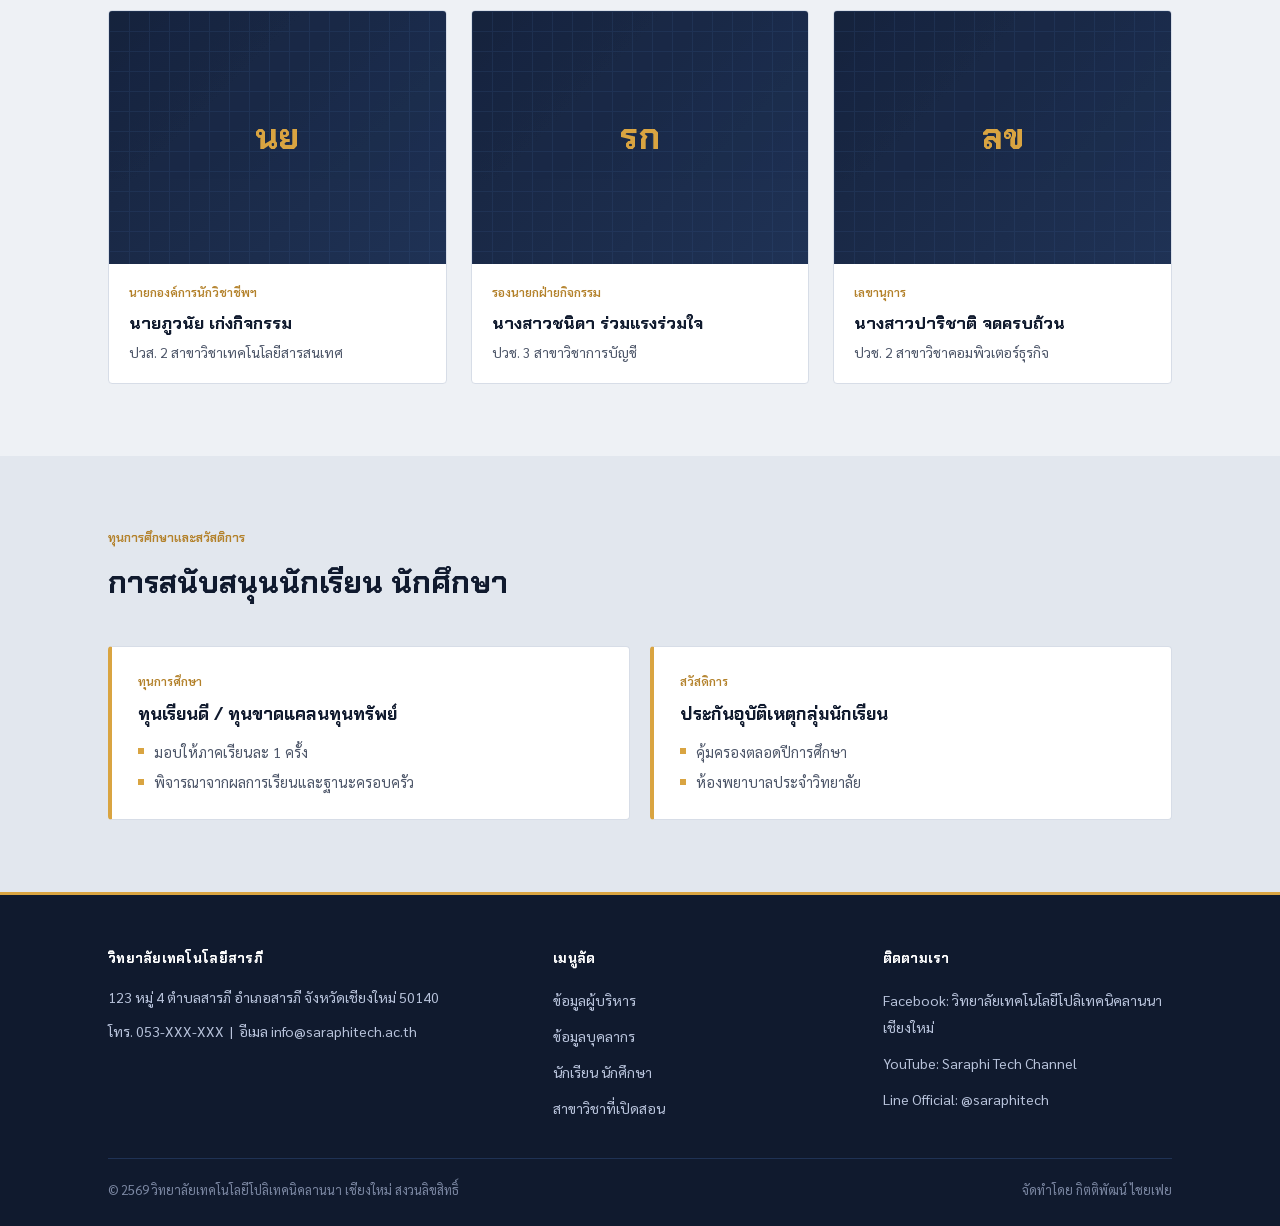
<file: students.html>
<!DOCTYPE html>
<html lang="th">
<head>
<meta charset="UTF-8">
<meta name="viewport" content="width=device-width, initial-scale=1.0">
<title>ข้อมูลนักเรียน นักศึกษา | วิทยาลัยเทคโนโลยีสารภี</title>
<link rel="stylesheet" href="style.css">
</head>
<body>

<header class="site-header">
  <div class="wrap">
    <a class="brand" href="index.html">
      <span class="mark"><span>วส</span></span>
      <span>
         วิทยาลัยเทคโนโลยีโปลิเทคนิคลานนา เชียงใหม่
        <small>Saraphi Technological College</small>
      </span>
    </a>
    <button class="nav-toggle" aria-label="เปิดเมนู">
      <span></span><span></span><span></span>
    </button>
    <nav class="nav">
      <a href="index.html">หน้าหลัก</a>
      <a href="executives.html">ผู้บริหาร</a>
      <a href="staff.html">บุคลากร</a>
      <a href="students.html" class="active">นักเรียน นักศึกษา</a>
      <a href="programs.html">สาขาวิชาที่เปิดสอน</a>
    </nav>
  </div>
</header>

<section class="page-banner">
  <div class="wrap">
    <p class="crumb"><a href="index.html">หน้าหลัก</a> / นักเรียน นักศึกษา</p>
    <p class="eyebrow">ผู้เรียน</p>
    <h1>ข้อมูลนักเรียน นักศึกษา</h1>
    <p>ภาพรวมจำนวนผู้เรียน กิจกรรม และองค์กรนักเรียนนักศึกษาของ วิทยาลัยเทคโนโลยีโปลิเทคนิคลานนา</p>
  </div>
</section>

<section class="section">
  <div class="wrap">
    <div class="section-head">
      <div>
        <p class="tag">จำนวนผู้เรียน</p>
        <h2>สรุปจำนวนนักเรียน นักศึกษา</h2>
      </div>
      <p>ข้อมูล ณ ภาคเรียนที่ 1 ปีการศึกษา 2569</p>
    </div>
    <div class="stat-strip">
      <div class="stat-cell"><div class="n">1,840</div><div class="l">รวมทั้งหมด</div></div>
      <div class="stat-cell"><div class="n">1,120</div><div class="l">ระดับ ปวช.</div></div>
      <div class="stat-cell"><div class="n">720</div><div class="l">ระดับ ปวส.</div></div>
      <div class="stat-cell"><div class="n">54%</div><div class="l">สัดส่วนนักศึกษาหญิง</div></div>
    </div>
  </div>
</section>

<section class="section section-alt">
  <div class="wrap">
    <div class="section-head">
      <div>
        <p class="tag">แยกตามระดับชั้น</p>
        <h2>จำนวนนักเรียนแยกตามสาขาวิชาและชั้นปี</h2>
      </div>
    </div>
    <table class="data-table">
      <thead>
        <tr><th>สาขาวิชา</th><th>ระดับ ปวช. 1–3</th><th>ระดับ ปวส. 1–2</th><th>รวม</th></tr>
      </thead>
      <tbody>
        <tr><td>ช่างยนต์</td><td>310</td><td>140</td><td>450</td></tr>
        <tr><td>ช่างไฟฟ้ากำลัง</td><td>240</td><td>110</td><td>350</td></tr>
        <tr><td>ช่างอิเล็กทรอนิกส์</td><td>150</td><td>70</td><td>220</td></tr>
        <tr><td>คอมพิวเตอร์ธุรกิจ / เทคโนโลยีสารสนเทศ</td><td>230</td><td>180</td><td>410</td></tr>
        <tr><td>การบัญชี</td><td>110</td><td>120</td><td>230</td></tr>
        <tr><td>การตลาด</td><td>80</td><td>100</td><td>180</td></tr>
      </tbody>
    </table>
  </div>
</section>

<section class="section">
  <div class="wrap">
    <div class="section-head">
      <div>
        <p class="tag">องค์กรและกิจกรรม</p>
        <h2>องค์การนักวิชาชีพในอนาคตแห่งประเทศไทย</h2>
      </div>
      <p>(อวท.)  วิทยาลัยเทคโนโลยีโปลิเทคนิคลานนา ส่งเสริมภาวะผู้นำและจิตอาสาแก่นักเรียนนักศึกษา</p>
    </div>
    <div class="people-grid">
      <div class="person-card">
        <div class="person-photo"><span class="person-initial">นย</span></div>
        <div class="person-body">
          <p class="person-role">นายกองค์การนักวิชาชีพฯ</p>
          <h3 class="person-name">นายภูวนัย เก่งกิจกรรม</h3>
          <p class="person-dept">ปวส. 2 สาขาวิชาเทคโนโลยีสารสนเทศ</p>
        </div>
      </div>
      <div class="person-card">
        <div class="person-photo"><span class="person-initial">รก</span></div>
        <div class="person-body">
          <p class="person-role">รองนายกฝ่ายกิจกรรม</p>
          <h3 class="person-name">นางสาวชนิดา ร่วมแรงร่วมใจ</h3>
          <p class="person-dept">ปวช. 3 สาขาวิชาการบัญชี</p>
        </div>
      </div>
      <div class="person-card">
        <div class="person-photo"><span class="person-initial">ลข</span></div>
        <div class="person-body">
          <p class="person-role">เลขานุการ</p>
          <h3 class="person-name">นางสาวปาริชาติ จดครบถ้วน</h3>
          <p class="person-dept">ปวช. 2 สาขาวิชาคอมพิวเตอร์ธุรกิจ</p>
        </div>
      </div>
    </div>
  </div>
</section>

<section class="section section-alt">
  <div class="wrap">
    <div class="section-head">
      <div>
        <p class="tag">ทุนการศึกษาและสวัสดิการ</p>
        <h2>การสนับสนุนนักเรียน นักศึกษา</h2>
      </div>
    </div>
    <div class="program-grid">
      <div class="program-card">
        <p class="level">ทุนการศึกษา</p>
        <h3>ทุนเรียนดี / ทุนขาดแคลนทุนทรัพย์</h3>
        <ul>
          <li>มอบให้ภาคเรียนละ 1 ครั้ง</li>
          <li>พิจารณาจากผลการเรียนและฐานะครอบครัว</li>
        </ul>
      </div>
      <div class="program-card">
        <p class="level">สวัสดิการ</p>
        <h3>ประกันอุบัติเหตุกลุ่มนักเรียน</h3>
        <ul>
          <li>คุ้มครองตลอดปีการศึกษา</li>
          <li>ห้องพยาบาลประจำวิทยาลัย</li>
        </ul>
      </div>
    </div>
  </div>
</section>

<footer class="site-footer">
  <div class="wrap">
    <div class="footer-grid">
      <div>
        <h4>วิทยาลัยเทคโนโลยีสารภี</h4>
        <p>123 หมู่ 4 ตำบลสารภี อำเภอสารภี จังหวัดเชียงใหม่ 50140</p>
        <p>โทร. 053-XXX-XXX &nbsp;|&nbsp; อีเมล info@saraphitech.ac.th</p>
      </div>
      <div>
        <h4>เมนูลัด</h4>
        <ul>
          <li><a href="executives.html">ข้อมูลผู้บริหาร</a></li>
          <li><a href="staff.html">ข้อมูลบุคลากร</a></li>
          <li><a href="students.html">นักเรียน นักศึกษา</a></li>
          <li><a href="programs.html">สาขาวิชาที่เปิดสอน</a></li>
        </ul>
      </div>
      <div>
        <h4>ติดตามเรา</h4>
        <ul>
          <li><a href="#">Facebook:  วิทยาลัยเทคโนโลยีโปลิเทคนิคลานนา เชียงใหม่</a></li>
          <li><a href="#">YouTube: Saraphi Tech Channel</a></li>
          <li><a href="#">Line Official: @saraphitech</a></li>
        </ul>
      </div>
    </div>
    <div class="footer-bottom">
      <span>© 2569 วิทยาลัยเทคโนโลยีโปลิเทคนิคลานนา เชียงใหม่ สงวนลิขสิทธิ์</span>
      <span>จัดทำโดย กิตติพัฒน์ ไชยเฟย</span>
    </div>
  </div>
</footer>

<script src="nav.js"></script>
</body>
</html>
</file>
<file: style.css>
@import url('https://fonts.googleapis.com/css2?family=Chakra+Petch:wght@500;600;700&family=Sarabun:wght@300;400;500;600;700&display=swap');

:root{
  --navy-900:#101a2e;
  --navy-800:#16233d;
  --navy-700:#1f3255;
  --blue-line:#3a5a8c;
  --amber:#d9a441;
  --amber-dark:#b3812a;
  --paper:#eef1f5;
  --paper-2:#e2e7ee;
  --ink:#1a2333;
  --ink-soft:#4c5568;
  --white:#ffffff;
  --radius-s:2px;
  --radius-m:4px;
  --max-w:1120px;
}

*{box-sizing:border-box;}
html{scroll-behavior:smooth;}
body{
  margin:0;
  background:var(--paper);
  color:var(--ink);
  font-family:'Sarabun',sans-serif;
  font-weight:400;
  line-height:1.7;
}
h1,h2,h3,h4,.brand,.nav a,.stat-num,.tag{
  font-family:'Chakra Petch',sans-serif;
}
a{color:inherit;text-decoration:none;}
img{max-width:100%;display:block;}
ul{margin:0;padding:0;list-style:none;}
.wrap{max-width:var(--max-w);margin:0 auto;padding:0 28px;}

/* ---------- Header / Nav ---------- */
.site-header{
  background:var(--navy-900);
  border-bottom:3px solid var(--amber);
  position:sticky;top:0;z-index:50;
}
.site-header .wrap{
  display:flex;align-items:center;justify-content:space-between;
  height:76px;
}
.brand{
  color:var(--white);
  font-size:1.15rem;
  font-weight:700;
  letter-spacing:.02em;
  display:flex;align-items:center;gap:12px;
}
.brand .mark{
  width:34px;height:34px;
  border:2px solid var(--amber);
  border-radius:var(--radius-s);
  display:flex;align-items:center;justify-content:center;
  color:var(--amber);
  font-size:1rem;font-weight:700;
  transform:rotate(45deg);
  flex-shrink:0;
}
.brand .mark span{transform:rotate(-45deg);}
.brand small{
  display:block;
  font-family:'Sarabun',sans-serif;
  font-weight:400;
  font-size:.72rem;
  color:#9fb0cc;
  letter-spacing:.01em;
}
.nav{display:flex;gap:6px;}
.nav a{
  color:#c7d2e6;
  font-size:.92rem;
  font-weight:500;
  padding:10px 14px;
  border-radius:var(--radius-s);
  transition:color .15s ease, background .15s ease;
}
.nav a:hover{color:var(--white);background:var(--navy-700);}
.nav a.active{color:var(--navy-900);background:var(--amber);}
.nav-toggle{display:none;}

@media (max-width:820px){
  .nav{
    position:absolute;top:76px;left:0;right:0;
    background:var(--navy-900);
    flex-direction:column;
    padding:8px 20px 18px;
    gap:2px;
    display:none;
    border-bottom:3px solid var(--amber);
  }
  .nav.open{display:flex;}
  .nav-toggle{
    display:flex;flex-direction:column;gap:5px;
    background:none;border:none;cursor:pointer;padding:8px;
  }
  .nav-toggle span{width:24px;height:2px;background:var(--amber);}
}

/* ---------- Page banner (subpages) ---------- */
.page-banner{
  background:var(--navy-800);
  color:var(--white);
  padding:56px 0 40px;
  position:relative;
  overflow:hidden;
  border-bottom:1px solid var(--blue-line);
}
.page-banner::before{
  content:"";
  position:absolute;inset:0;
  background-image:
    linear-gradient(var(--blue-line) 1px, transparent 1px),
    linear-gradient(90deg, var(--blue-line) 1px, transparent 1px);
  background-size:40px 40px;
  opacity:.18;
}
.page-banner .wrap{position:relative;}
.page-banner .eyebrow{
  color:var(--amber);
  font-size:.8rem;
  font-weight:600;
  margin:0 0 10px;
}
.page-banner h1{
  margin:0;
  font-size:clamp(1.7rem,4vw,2.5rem);
  font-weight:700;
}
.page-banner p{
  margin:14px 0 0;
  color:#b9c4dc;
  max-width:60ch;
  font-size:1rem;
}

/* ---------- Hero (home) ---------- */
.hero{
  background:var(--navy-900);
  color:var(--white);
  position:relative;
  overflow:hidden;
  padding:0;
}
.hero::before{
  content:"";
  position:absolute;inset:0;
  background-image:
    linear-gradient(var(--blue-line) 1px, transparent 1px),
    linear-gradient(90deg, var(--blue-line) 1px, transparent 1px);
  background-size:48px 48px;
  opacity:.15;
}
.hero .wrap{
  position:relative;
  display:grid;
  grid-template-columns:1.1fr .9fr;
  gap:40px;
  align-items:center;
  padding:88px 28px 76px;
}
.hero-eyebrow{
  color:var(--amber);
  font-weight:600;
  font-size:.85rem;
  margin:0 0 14px;
  display:flex;align-items:center;gap:10px;
}
.hero-eyebrow::before{content:"";width:26px;height:2px;background:var(--amber);}
.hero h1{
  font-size:clamp(2rem,4.4vw,3.1rem);
  line-height:1.25;
  margin:0 0 18px;
  font-weight:700;
}
.hero h1 em{color:var(--amber);font-style:normal;}
.hero p.lead{
  color:#b9c4dc;
  font-size:1.05rem;
  max-width:52ch;
  margin:0 0 30px;
}
.hero-actions{display:flex;gap:14px;flex-wrap:wrap;}
.btn{
  display:inline-block;
  padding:13px 26px;
  font-family:'Chakra Petch',sans-serif;
  font-weight:600;
  font-size:.92rem;
  border-radius:var(--radius-s);
  transition:transform .15s ease, background .15s ease;
}
.btn-primary{background:var(--amber);color:var(--navy-900);}
.btn-primary:hover{background:#e6b559;transform:translateY(-2px);}
.btn-ghost{border:1.5px solid var(--blue-line);color:var(--white);}
.btn-ghost:hover{border-color:var(--amber);color:var(--amber);}

.hero-panel{
  border:1.5px solid var(--blue-line);
  border-radius:var(--radius-m);
  background:rgba(255,255,255,.03);
  padding:26px;
}
.hero-panel .panel-title{
  font-size:.78rem;
  color:var(--amber);
  font-weight:600;
  margin:0 0 18px;
  letter-spacing:.02em;
}
.stat-row{
  display:flex;
  justify-content:space-between;
  padding:14px 0;
  border-bottom:1px solid var(--navy-700);
}
.stat-row:last-child{border-bottom:none;}
.stat-num{font-size:1.5rem;font-weight:700;color:var(--white);}
.stat-label{font-size:.82rem;color:#9fb0cc;align-self:center;}

/* ---------- Section framing ---------- */
.section{padding:72px 0;}
.section-alt{background:var(--paper-2);}
.section-head{
  display:flex;
  justify-content:space-between;
  align-items:flex-end;
  gap:24px;
  margin-bottom:38px;
  flex-wrap:wrap;
}
.section-head .tag{
  color:var(--amber-dark);
  font-size:.78rem;
  font-weight:600;
  margin:0 0 8px;
}
.section-head h2{
  margin:0;
  font-size:clamp(1.4rem,2.6vw,1.9rem);
  color:var(--navy-900);
}
.section-head p{
  margin:0;
  color:var(--ink-soft);
  max-width:46ch;
}

/* ---------- Cards: quick links (home) ---------- */
.quick-grid{
  display:grid;
  grid-template-columns:repeat(4,1fr);
  gap:1px;
  background:var(--blue-line);
  border:1px solid var(--blue-line);
}
.quick-card{
  background:var(--white);
  padding:30px 24px;
  transition:background .15s ease;
}
.quick-card:hover{background:var(--paper-2);}
.quick-card .qn{
  font-family:'Chakra Petch',sans-serif;
  color:var(--amber-dark);
  font-weight:700;
  font-size:.85rem;
  margin:0 0 14px;
}
.quick-card h3{margin:0 0 8px;font-size:1.05rem;color:var(--navy-900);}
.quick-card p{margin:0;color:var(--ink-soft);font-size:.9rem;}
@media (max-width:900px){.quick-grid{grid-template-columns:1fr 1fr;}}
@media (max-width:560px){.quick-grid{grid-template-columns:1fr;}}

/* ---------- News / highlight list (home) ---------- */
.news-list{display:flex;flex-direction:column;gap:0;border-top:1px solid var(--blue-line);}
.news-item{
  display:grid;
  grid-template-columns:110px 1fr auto;
  gap:22px;
  align-items:center;
  padding:22px 0;
  border-bottom:1px solid var(--blue-line);
}
.news-date{
  font-family:'Chakra Petch',sans-serif;
  color:var(--amber-dark);
  font-weight:600;
  font-size:.85rem;
}
.news-item h4{margin:0 0 4px;font-size:1rem;color:var(--navy-900);}
.news-item p{margin:0;color:var(--ink-soft);font-size:.88rem;}
.news-more{color:var(--navy-700);font-weight:600;font-size:.85rem;white-space:nowrap;}
@media (max-width:640px){
  .news-item{grid-template-columns:1fr;gap:6px;}
  .news-more{display:none;}
}

/* ---------- People cards ---------- */
.people-grid{
  display:grid;
  grid-template-columns:repeat(3,1fr);
  gap:24px;
}
@media (max-width:900px){.people-grid{grid-template-columns:1fr 1fr;}}
@media (max-width:600px){.people-grid{grid-template-columns:1fr;}}

.person-card{
  background:var(--white);
  border:1px solid #d7dde7;
  border-radius:var(--radius-m);
  overflow:hidden;
}
.person-photo{
  aspect-ratio:4/3;
  background:
    linear-gradient(135deg, var(--navy-800), var(--navy-700));
  position:relative;
  display:flex;align-items:center;justify-content:center;
}
.person-photo::before{
  content:"";
  position:absolute;inset:0;
  background-image:linear-gradient(var(--blue-line) 1px, transparent 1px),
    linear-gradient(90deg, var(--blue-line) 1px, transparent 1px);
  background-size:20px 20px;
  opacity:.2;
}
.person-initial{
  position:relative;
  font-family:'Chakra Petch',sans-serif;
  font-size:2.2rem;
  font-weight:700;
  color:var(--amber);
}
.person-body{padding:18px 20px;}
.person-role{
  font-size:.76rem;
  font-weight:600;
  color:var(--amber-dark);
  margin:0 0 6px;
  text-transform:none;
}
.person-name{margin:0 0 4px;font-size:1.05rem;color:var(--navy-900);}
.person-dept{margin:0;font-size:.86rem;color:var(--ink-soft);}

.person-card.wide{
  display:grid;
  grid-template-columns:150px 1fr;
}
.person-card.wide .person-photo{aspect-ratio:auto;height:100%;}
.person-card.wide .person-initial{font-size:1.7rem;}
@media (max-width:520px){
  .person-card.wide{grid-template-columns:1fr;}
}

/* ---------- Table style (executives org, programs) ---------- */
.data-table{
  width:100%;
  border-collapse:collapse;
  background:var(--white);
  border:1px solid #d7dde7;
}
.data-table th,.data-table td{
  text-align:left;
  padding:14px 18px;
  border-bottom:1px solid #e2e7ee;
  font-size:.92rem;
}
.data-table th{
  background:var(--navy-900);
  color:var(--white);
  font-family:'Chakra Petch',sans-serif;
  font-weight:600;
  font-size:.82rem;
}
.data-table tr:last-child td{border-bottom:none;}
.data-table tbody tr:hover{background:var(--paper-2);}

/* ---------- Program cards ---------- */
.program-grid{
  display:grid;
  grid-template-columns:repeat(2,1fr);
  gap:20px;
}
@media (max-width:760px){.program-grid{grid-template-columns:1fr;}}
.program-card{
  background:var(--white);
  border:1px solid #d7dde7;
  border-left:4px solid var(--amber);
  border-radius:var(--radius-m);
  padding:24px 26px;
}
.program-card .level{
  font-size:.75rem;font-weight:600;color:var(--amber-dark);margin:0 0 8px;
}
.program-card h3{margin:0 0 10px;color:var(--navy-900);font-size:1.1rem;}
.program-card ul{display:flex;flex-direction:column;gap:6px;}
.program-card li{
  font-size:.9rem;color:var(--ink-soft);
  padding-left:16px;position:relative;
}
.program-card li::before{
  content:"";position:absolute;left:0;top:.6em;
  width:6px;height:6px;background:var(--amber);
}

/* ---------- Stat strip ---------- */
.stat-strip{
  display:grid;grid-template-columns:repeat(4,1fr);
  border:1px solid var(--blue-line);
}
.stat-cell{
  padding:26px 20px;
  border-right:1px solid var(--blue-line);
  background:var(--navy-900);
  color:var(--white);
}
.stat-cell:last-child{border-right:none;}
.stat-cell .n{font-family:'Chakra Petch',sans-serif;font-size:1.9rem;font-weight:700;color:var(--amber);}
.stat-cell .l{font-size:.82rem;color:#b9c4dc;margin-top:4px;}
@media (max-width:760px){
  .stat-strip{grid-template-columns:1fr 1fr;}
  .stat-cell{border-bottom:1px solid var(--blue-line);}
}

/* ---------- Footer ---------- */
.site-footer{
  background:var(--navy-900);
  color:#b9c4dc;
  border-top:3px solid var(--amber);
  padding:52px 0 26px;
}
.footer-grid{
  display:grid;
  grid-template-columns:1.4fr 1fr 1fr;
  gap:40px;
  margin-bottom:36px;
}
.footer-grid h4{
  color:var(--white);
  font-size:.85rem;
  margin:0 0 16px;
  letter-spacing:.02em;
}
.footer-grid p{margin:0 0 10px;font-size:.88rem;line-height:1.7;}
.footer-grid ul{display:flex;flex-direction:column;gap:9px;}
.footer-grid a{font-size:.88rem;color:#b9c4dc;transition:color .15s ease;}
.footer-grid a:hover{color:var(--amber);}
.footer-bottom{
  border-top:1px solid var(--navy-700);
  padding-top:20px;
  font-size:.8rem;
  color:#7c88a3;
  display:flex;justify-content:space-between;flex-wrap:wrap;gap:8px;
}
@media (max-width:760px){.footer-grid{grid-template-columns:1fr;}}

/* ---------- Breadcrumb ---------- */
.crumb{font-size:.82rem;color:#9fb0cc;}
.crumb a{color:var(--amber);}
</file>
